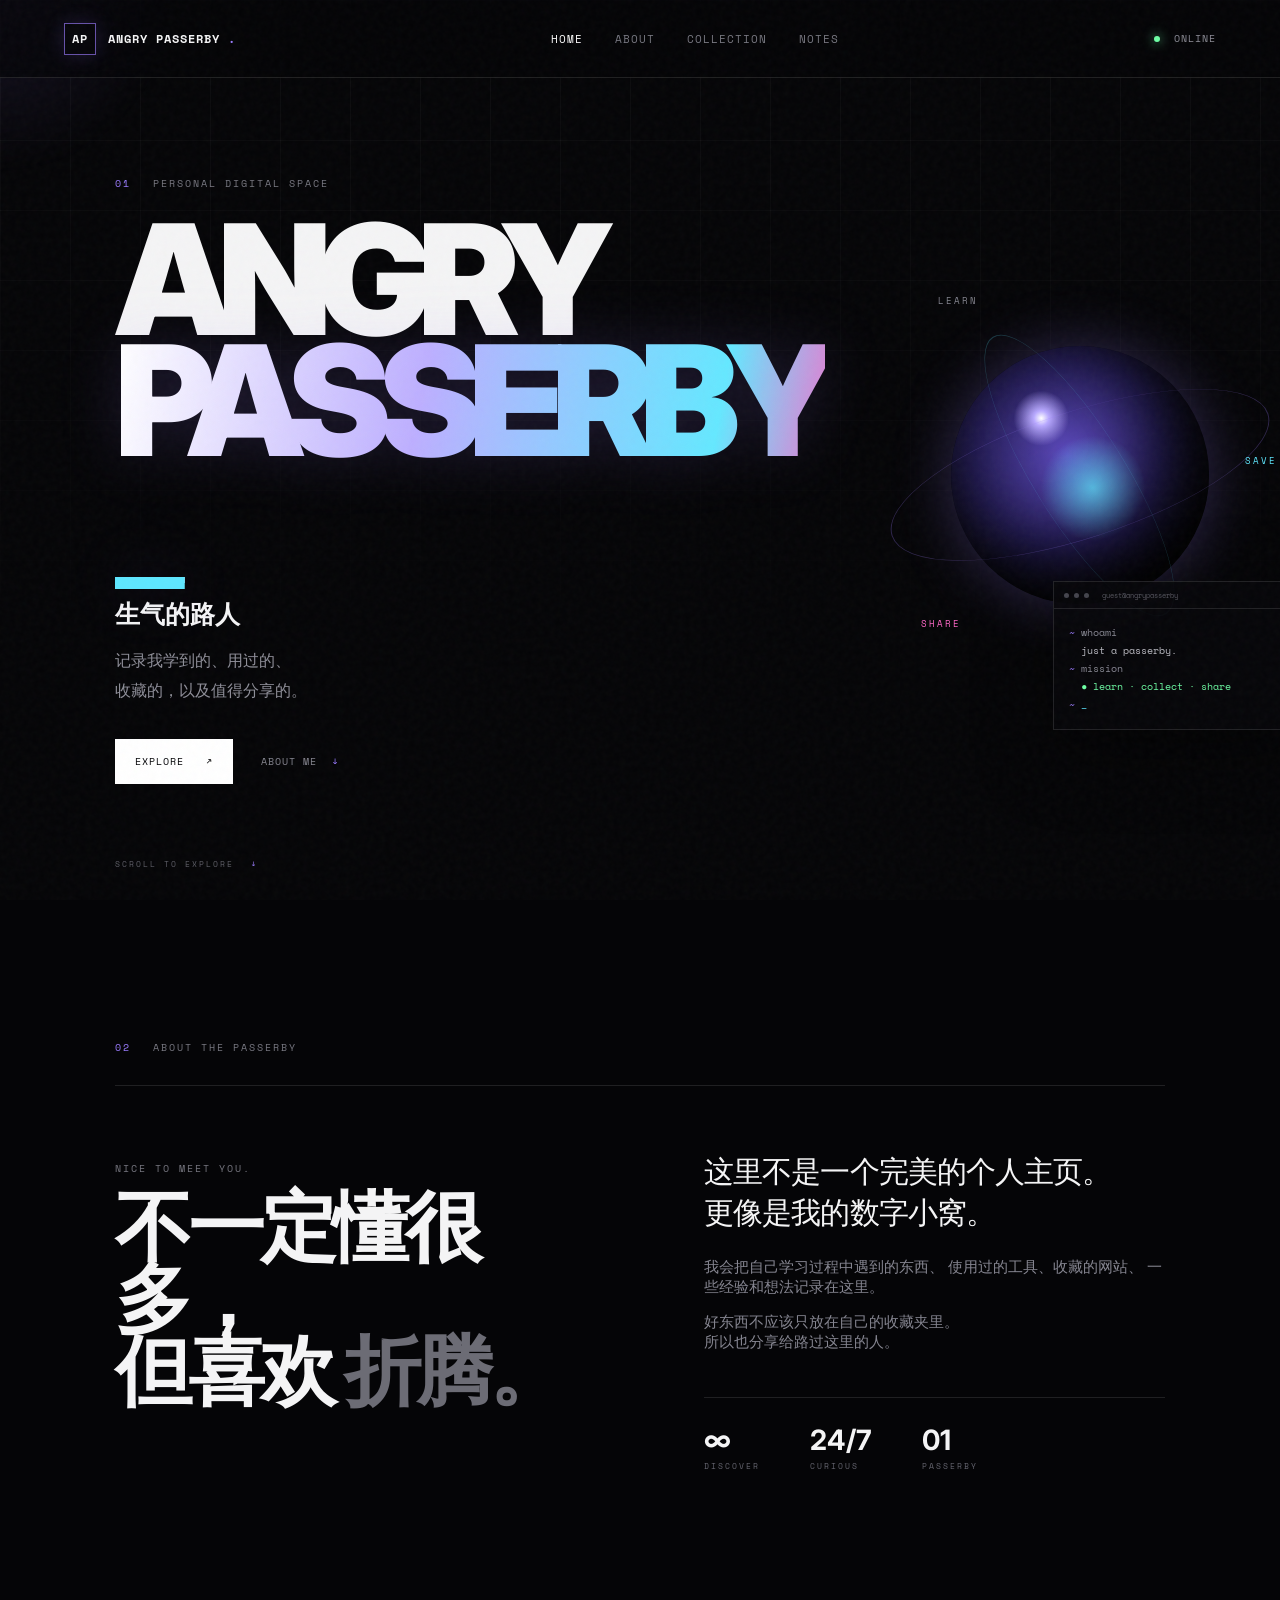
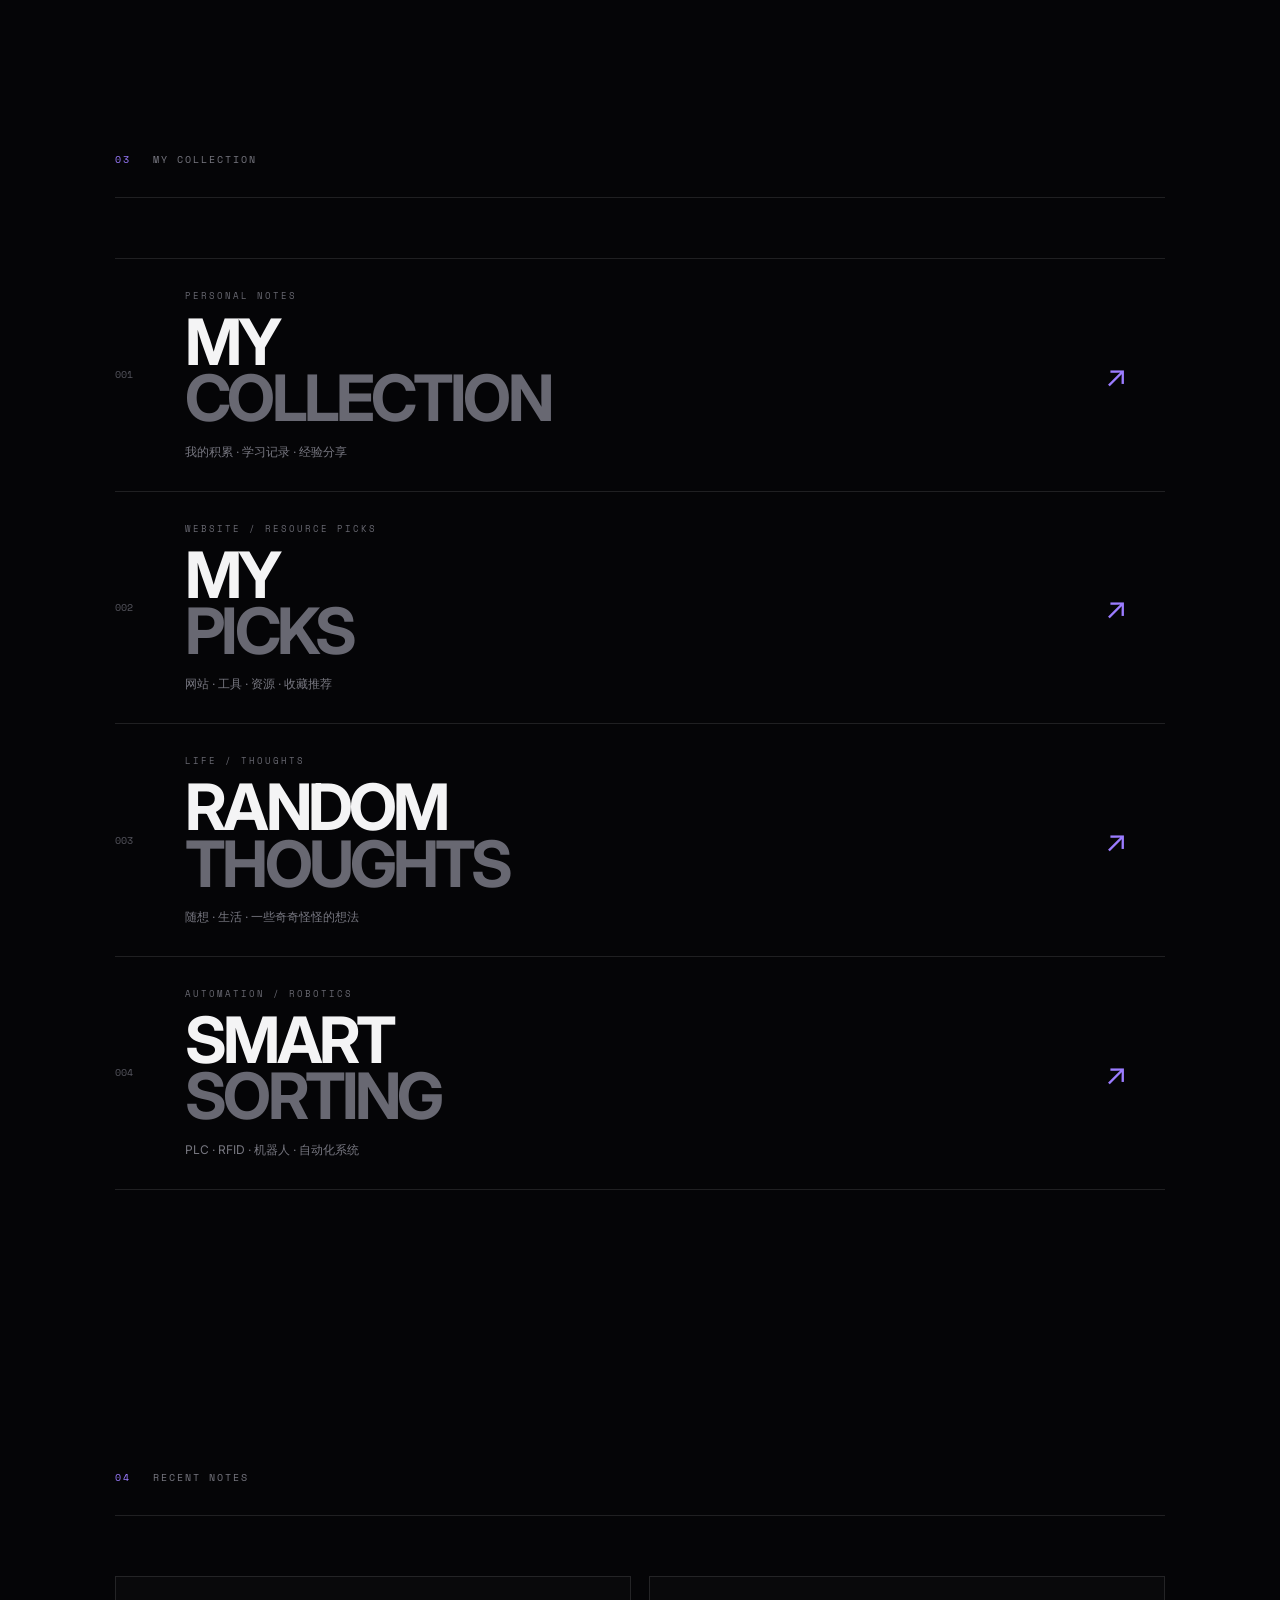
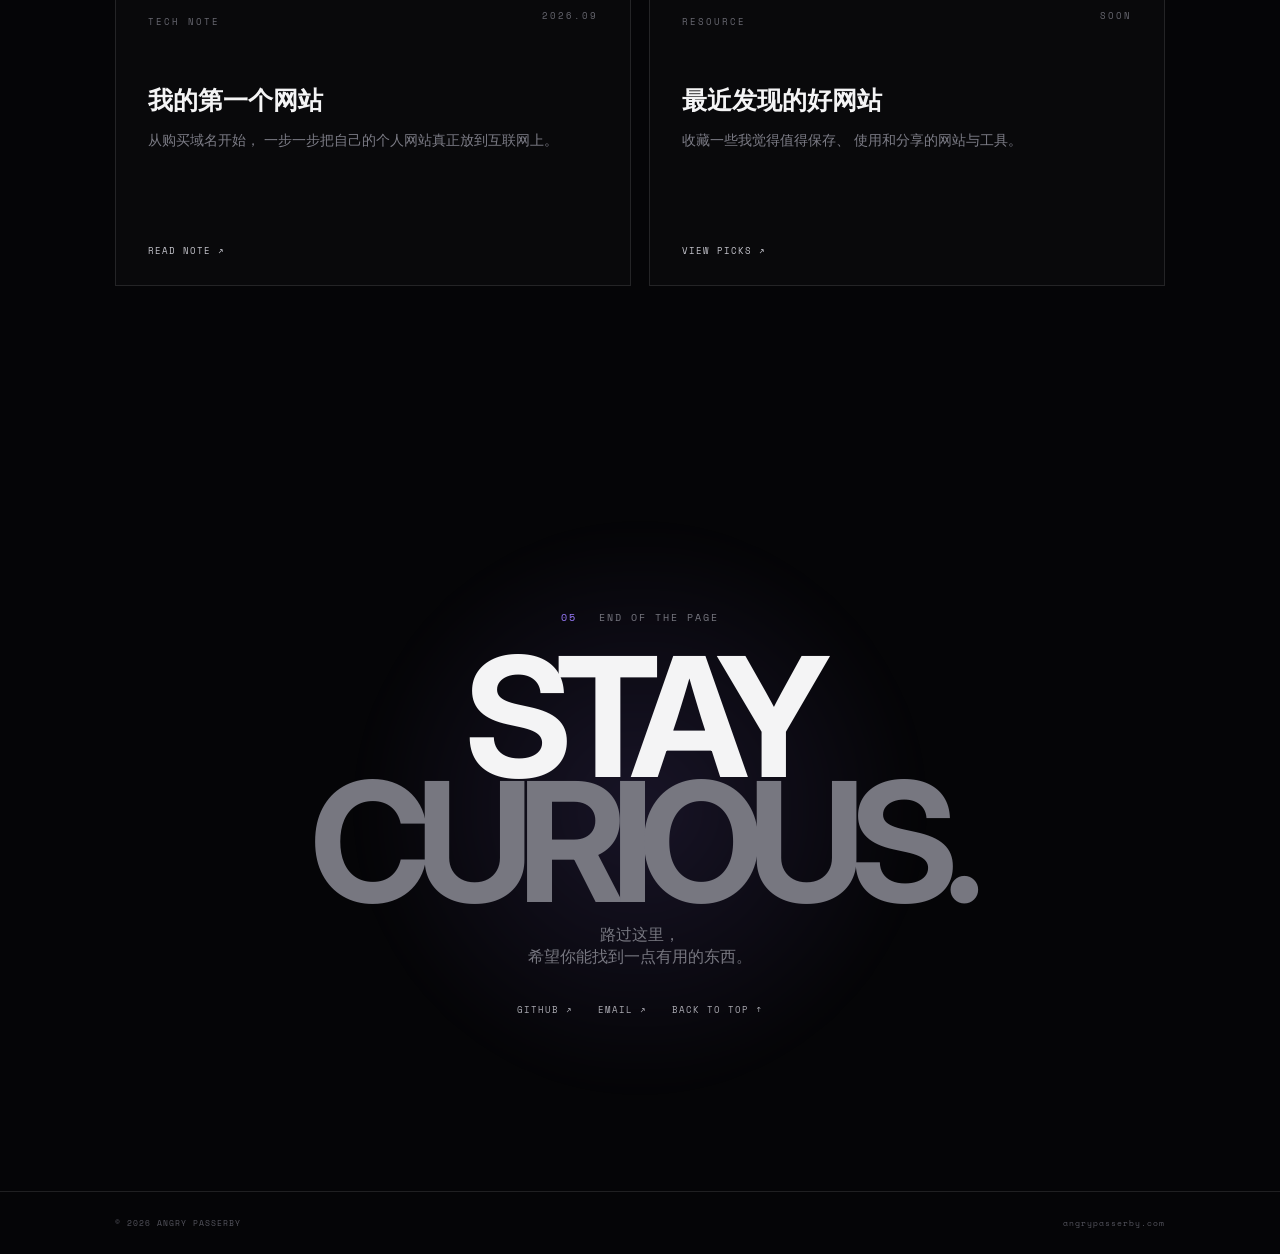
<file: index.html>
<!doctype html>
<html lang="zh-CN">

<head>

  <meta charset="UTF-8">

  <meta
    name="viewport"
    content="width=device-width, initial-scale=1.0"
  >

  <meta
    name="description"
    content="ANGRY PASSERBY · 生气的路人 — 个人积累、网站推荐、资源分享与随想"
  >

  <meta
    name="author"
    content="Angry Passerby"
  >

  <title>
    ANGRY PASSERBY · 生气的路人
  </title>


  <link
    rel="preconnect"
    href="https://fonts.googleapis.com"
  >

  <link
    rel="preconnect"
    href="https://fonts.gstatic.com"
    crossorigin
  >

  <link
    href="https://fonts.googleapis.com/css2?family=Inter:wght@400;500;600;700;800;900&family=Space+Mono:wght@400;700&display=swap"
    rel="stylesheet"
  >


  <link
    rel="stylesheet"
    href="style.css"
  >

</head>


<body>


  <div class="noise"></div>

  <div class="grid-bg"></div>

  <div class="cursor-glow"></div>



  <!-- HEADER -->

  <header class="site-header">

    <a
      class="brand"
      href="#home"
    >

      <span class="brand-mark">
        AP
      </span>

      <span class="brand-name">

        ANGRY PASSERBY

        <span class="dot">
          .
        </span>

      </span>

    </a>


    <nav class="nav">

      <a
        class="active"
        href="#home"
      >
        HOME
      </a>

      <a href="#about">
        ABOUT
      </a>

      <a href="#collection">
        COLLECTION
      </a>

      <a href="#notes">
        NOTES
      </a>

    </nav>


    <a
      class="header-status"
      href="#contact"
    >

      <span class="status-dot"></span>

      ONLINE

    </a>

  </header>



  <!-- MAIN -->

  <main id="home">


    <!-- HERO -->

    <section class="hero section-pad">


      <div class="hero-copy reveal">


        <p class="kicker">

          <span>
            01
          </span>

          PERSONAL DIGITAL SPACE

        </p>


        <h1>

          <span class="line">
            ANGRY
          </span>

          <span class="line accent">

            PASSERBY

            <span class="cursor">
              _
            </span>

          </span>

        </h1>


        <p class="hero-cn">
          生气的路人
        </p>


        <p class="hero-desc">

          记录我学到的、用过的、

          <br>

          收藏的，以及值得分享的。

        </p>


        <div class="hero-actions">


          <a
            class="btn btn-main"
            href="#collection"
          >

            EXPLORE

            <span>
              ↗
            </span>

          </a>


          <a
            class="text-link"
            href="#about"
          >

            ABOUT ME

            <span>
              ↓
            </span>

          </a>


        </div>


      </div>



      <div class="hero-side reveal delay-1">


        <div class="orb-wrap">

          <div class="orb"></div>

          <div class="orb-ring ring-a"></div>

          <div class="orb-ring ring-b"></div>


          <span class="orb-label label-a">
            LEARN
          </span>

          <span class="orb-label label-b">
            SAVE
          </span>

          <span class="orb-label label-c">
            SHARE
          </span>

        </div>


        <div class="mini-terminal">


          <div class="terminal-top">

            <span></span>

            <span></span>

            <span></span>

            <b>
              guest@angrypasserby
            </b>

          </div>


          <div class="terminal-body">


            <p>

              <i>
                ~
              </i>

              whoami

            </p>


            <p class="terminal-output">

              just a passerby.

            </p>


            <p>

              <i>
                ~
              </i>

              mission

            </p>


            <p class="terminal-output live">

              ● learn · collect · share

            </p>


            <p>

              <i>
                ~
              </i>

              <span class="blink">
                _
              </span>

            </p>


          </div>


        </div>


      </div>


      <div class="hero-scroll">

        SCROLL TO EXPLORE

        <span>
          ↓
        </span>

      </div>


    </section>



    <!-- ABOUT -->

    <section
      id="about"
      class="about section-pad"
    >


      <div class="section-label reveal">

        <span>
          02
        </span>

        ABOUT THE PASSERBY

      </div>


      <div class="about-grid">


        <div class="about-title reveal">

          <p class="eyebrow">

            NICE TO MEET YOU.

          </p>


          <h2>

            不一定懂很多，

            <br>

            但喜欢

            <em>
              折腾。
            </em>

          </h2>

        </div>


        <div class="about-text reveal delay-1">


          <p class="big-text">

            这里不是一个完美的个人主页。

            <br>

            更像是我的数字小窝。

          </p>


          <p>

            我会把自己学习过程中遇到的东西、
            使用过的工具、收藏的网站、
            一些经验和想法记录在这里。

          </p>


          <p>

            好东西不应该只放在自己的收藏夹里。

            <br>

            所以也分享给路过这里的人。

          </p>


          <div class="stats">


            <div>

              <strong>
                ∞
              </strong>

              <span>
                DISCOVER
              </span>

            </div>


            <div>

              <strong>
                24/7
              </strong>

              <span>
                CURIOUS
              </span>

            </div>


            <div>

              <strong>
                01
              </strong>

              <span>
                PASSERBY
              </span>

            </div>


          </div>


        </div>


      </div>


    </section>



    <!-- COLLECTION -->

    <section
      id="collection"
      class="projects section-pad"
    >


      <div class="section-label reveal">

        <span>
          03
        </span>

        MY COLLECTION

      </div>


      <div class="project-list">


        <!-- PERSONAL NOTES -->

        <a
          class="project-card reveal"
          href="posts/index.html"
        >


          <div class="project-no">
            001
          </div>


          <div class="project-main">


            <p>
              PERSONAL NOTES
            </p>


            <h3>

              MY

              <br>

              <span>
                COLLECTION
              </span>

            </h3>


            <span class="project-desc">

              我的积累 · 学习记录 · 经验分享

            </span>


          </div>


          <div class="project-arrow">
            ↗
          </div>


        </a>



        <!-- WEBSITE PICKS -->

        <a
          class="project-card reveal delay-1"
          href="posts/picks.html"
        >


          <div class="project-no">
            002
          </div>


          <div class="project-main">


            <p>
              WEBSITE / RESOURCE PICKS
            </p>


            <h3>

              MY

              <br>

              <span>
                PICKS
              </span>

            </h3>


            <span class="project-desc">

              网站 · 工具 · 资源 · 收藏推荐

            </span>


          </div>


          <div class="project-arrow">
            ↗
          </div>


        </a>



        <!-- THOUGHTS -->

        <a
          class="project-card reveal delay-2"
          href="posts/index.html"
        >


          <div class="project-no">
            003
          </div>


          <div class="project-main">


            <p>
              LIFE / THOUGHTS
            </p>


            <h3>

              RANDOM

              <br>

              <span>
                THOUGHTS
              </span>

            </h3>


            <span class="project-desc">

              随想 · 生活 · 一些奇奇怪怪的想法

            </span>


          </div>


          <div class="project-arrow">
            ↗
          </div>


        </a>



        <!-- SMART SORTING PROJECT -->

        <a
          class="project-card reveal"
          href="projects/smart-sorting.html"
        >


          <div class="project-no">
            004
          </div>


          <div class="project-main">


            <p>
              AUTOMATION / ROBOTICS
            </p>


            <h3>

              SMART

              <br>

              <span>
                SORTING
              </span>

            </h3>


            <span class="project-desc">

              PLC · RFID · 机器人 · 自动化系统

            </span>


          </div>


          <div class="project-arrow">
            ↗
          </div>


        </a>


      </div>


    </section>



    <!-- NOTES -->

    <section
      id="notes"
      class="notes section-pad"
    >


      <div class="section-label reveal">

        <span>
          04
        </span>

        RECENT NOTES

      </div>


      <div class="notes-grid">


        <article class="note-card reveal">


          <span class="note-type">
            TECH NOTE
          </span>


          <span class="note-date">
            2026.09
          </span>


          <h3>

            我的第一个网站

          </h3>


          <p>

            从购买域名开始，
            一步一步把自己的个人网站真正放到互联网上。

          </p>


          <a
            href="posts/my-first-site.html"
          >

            READ NOTE ↗

          </a>


        </article>



        <article class="note-card reveal delay-1">


          <span class="note-type">
            RESOURCE
          </span>


          <span class="note-date">
            SOON
          </span>


          <h3>

            最近发现的好网站

          </h3>


          <p>

            收藏一些我觉得值得保存、
            使用和分享的网站与工具。

          </p>


          <a href="posts/picks.html">

            VIEW PICKS ↗

          </a>


        </article>


      </div>


    </section>



    <!-- CONTACT -->

    <section
      id="contact"
      class="contact section-pad"
    >


      <div class="contact-inner reveal">


        <p class="kicker">

          <span>
            05
          </span>

          END OF THE PAGE

        </p>


        <h2>

          STAY

          <br>

          <span>
            CURIOUS.
          </span>

        </h2>


        <p>

          路过这里，

          <br>

          希望你能找到一点有用的东西。

        </p>


        <div class="contact-links">


          <a
            href="https://github.com/"
            target="_blank"
            rel="noopener"
          >

            GITHUB ↗

          </a>


          <a
            href="mailto:hello@angrypasserby.com"
          >

            EMAIL ↗

          </a>


          <a href="#home">

            BACK TO TOP ↑

          </a>


        </div>


      </div>


    </section>


  </main>



  <!-- FOOTER -->

  <footer>


    <span>

      © 2026 ANGRY PASSERBY

    </span>


    <span>

      angrypasserby.com

    </span>


  </footer>



  <script src="script.js"></script>

</body>

</html>
</file>
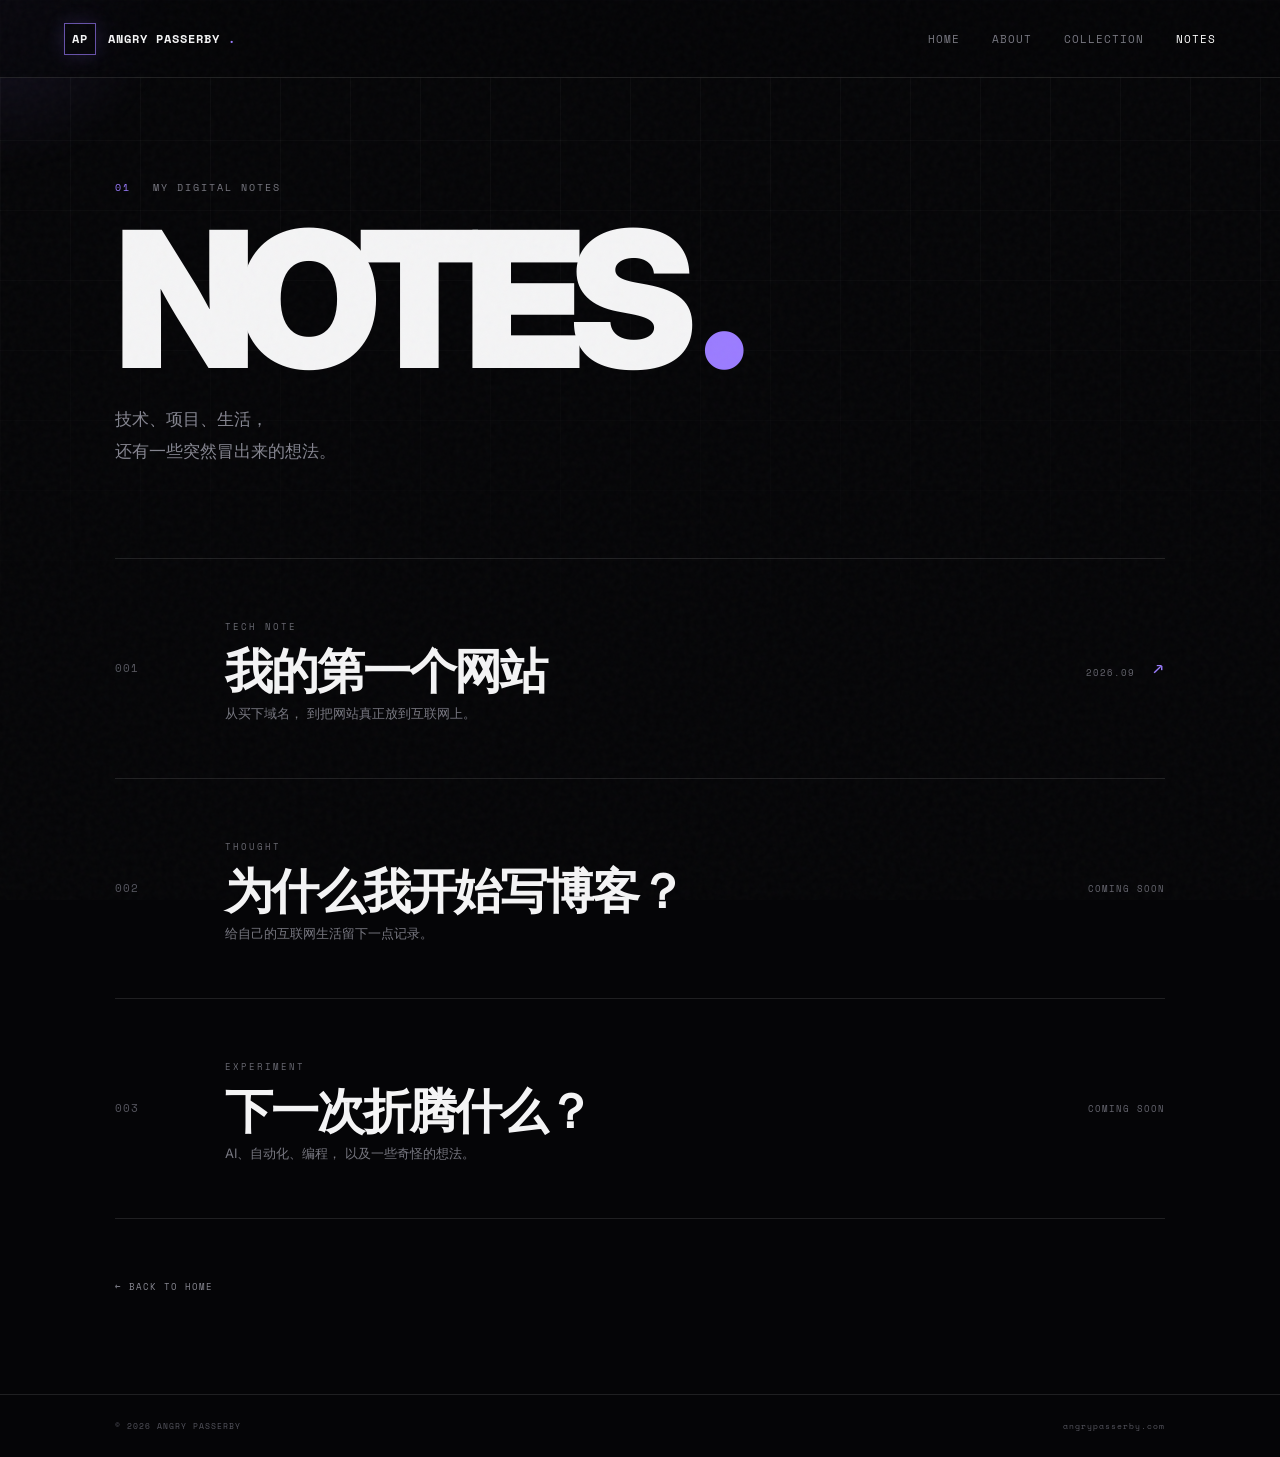
<file: posts/index.html>
<!doctype html>
<html lang="zh-CN">

<head>

  <meta charset="UTF-8">

  <meta
    name="viewport"
    content="width=device-width, initial-scale=1.0"
  >

  <meta
    name="description"
    content="Angry Passerby · 生气的路人 · 个人博客文章归档"
  >

  <meta
    name="author"
    content="Angry Passerby"
  >

  <title>NOTES · Angry Passerby</title>


  <!-- Google Fonts -->

  <link
    rel="preconnect"
    href="https://fonts.googleapis.com"
  >

  <link
    rel="preconnect"
    href="https://fonts.gstatic.com"
    crossorigin
  >

  <link
    href="https://fonts.googleapis.com/css2?family=Inter:wght@400;500;600;700;800;900&family=Space+Mono:wght@400;700&display=swap"
    rel="stylesheet"
  >


  <!-- Main CSS -->

  <link
    rel="stylesheet"
    href="../style.css"
  >


  <style>

    /* =====================================================
       NOTES PAGE
    ===================================================== */

    .notes-page {

      min-height: 100vh;

      padding:
        170px 9vw 100px;

    }


    /* Hero */

    .notes-hero {

      max-width: 1000px;

      padding-bottom: 90px;

    }


    .notes-hero h1 {

      margin:
        28px 0;

      font-size:
        clamp(
          80px,
          15vw,
          190px
        );

      line-height: .8;

      letter-spacing: -.09em;

      font-weight: 900;

    }


    .notes-hero h1 span {

      color:
        var(--purple);

    }


    .notes-hero > p:last-child {

      max-width: 600px;

      margin: 0;

      color:
        #858590;

      font-size: 17px;

      line-height: 1.9;

    }


    /* Archive */

    .archive {

      border-top:
        1px solid var(--line);

    }


    .archive-item {

      display: grid;

      grid-template-columns:
        80px 1fr 140px;

      align-items: center;

      gap: 30px;

      min-height: 220px;

      padding: 35px 0;

      border-bottom:
        1px solid var(--line);

      transition:
        .35s ease;

    }


    .archive-item:hover {

      padding-left: 22px;

      padding-right: 22px;

      background:
        rgba(
          155,
          124,
          255,
          .035
        );

    }


    /* Number */

    .archive-number {

      color:
        #55555e;

      font:
        11px "Space Mono",
        monospace;

      letter-spacing: 1px;

    }


    /* Article */

    .archive-info {

      min-width: 0;

    }


    .archive-type {

      color:
        #686871;

      font:
        9px "Space Mono",
        monospace;

      letter-spacing: 2px;

    }


    .archive-info h2 {

      margin:
        13px 0 10px;

      font-size:
        clamp(
          28px,
          4vw,
          48px
        );

      line-height: 1;

      letter-spacing:
        -.045em;

    }


    .archive-info p {

      margin: 0;

      color:
        #777780;

      font-size: 13px;

    }


    /* Date */

    .archive-date {

      text-align: right;

      color:
        #666670;

      font:
        9px "Space Mono",
        monospace;

      letter-spacing: 1px;

      white-space: nowrap;

    }


    .archive-date span {

      display: inline-block;

      margin-left: 10px;

      color:
        var(--purple);

      font-size: 20px;

      transition:
        .3s;

    }


    .archive-item:hover
    .archive-date span {

      transform:
        translate(
          5px,
          -5px
        );

    }


    /* Back */

    .back-home {

      margin-top: 55px;

    }


    .back-home a {

      color:
        #888892;

      font:
        9px "Space Mono",
        monospace;

      letter-spacing: 1px;

      transition:
        .2s;

    }


    .back-home a:hover {

      color:
        white;

    }


    /* =====================================================
       MOBILE
    ===================================================== */

    @media (max-width: 700px) {

      .notes-page {

        padding:
          130px 7vw 80px;

      }


      .notes-hero {

        padding-bottom: 60px;

      }


      .notes-hero h1 {

        font-size:
          25vw;

      }


      .archive-item {

        grid-template-columns:
          40px 1fr;

        gap: 15px;

        min-height: 190px;

        padding:
          25px 0;

      }


      .archive-date {

        grid-column: 2;

        text-align: left;

      }


      .archive-info h2 {

        font-size:
          8vw;

      }


      .archive-info p {

        font-size: 12px;

      }

    }

  </style>

</head>


<body>


  <!-- Background -->

  <div class="noise"></div>

  <div class="grid-bg"></div>

  <div class="cursor-glow"></div>



  <!-- =====================================================
       HEADER
  ====================================================== -->

  <header class="site-header">


    <a
      class="brand"
      href="../index.html"
    >

      <span class="brand-mark">
        AP
      </span>


      <span class="brand-name">

        ANGRY PASSERBY

        <span class="dot">
          .
        </span>

      </span>

    </a>



    <nav class="nav">


      <a
        href="../index.html"
      >
        HOME
      </a>


      <a
        href="../index.html#about"
      >
        ABOUT
      </a>


      <a
        href="../index.html#collection"
      >
        COLLECTION
      </a>


      <a
        href="#"
        class="active"
      >
        NOTES
      </a>


    </nav>


  </header>



  <!-- =====================================================
       MAIN
  ====================================================== -->

  <main class="notes-page">


    <!-- Hero -->

    <section class="notes-hero">


      <p class="kicker">

        <span>
          01
        </span>

        MY DIGITAL NOTES

      </p>


      <h1>

        NOTES

        <span>
          .
        </span>

      </h1>


      <p>

        技术、项目、生活，

        <br>

        还有一些突然冒出来的想法。

      </p>


    </section>



    <!-- =================================================
         ARTICLE ARCHIVE
    ================================================== -->

    <section class="archive">


      <!-- ===============================================
           ARTICLE 001
      ================================================ -->

      <a
        class="archive-item"
        href="my-first-site.html"
      >


        <div class="archive-number">

          001

        </div>


        <div class="archive-info">


          <span class="archive-type">

            TECH NOTE

          </span>


          <h2>

            我的第一个网站

          </h2>


          <p>

            从买下域名，
            到把网站真正放到互联网上。

          </p>


        </div>


        <div class="archive-date">

          2026.09

          <span>
            ↗
          </span>

        </div>


      </a>



      <!-- ===============================================
           ARTICLE 002
      ================================================ -->

      <div
        class="archive-item"
      >


        <div class="archive-number">

          002

        </div>


        <div class="archive-info">


          <span class="archive-type">

            THOUGHT

          </span>


          <h2>

            为什么我开始写博客？

          </h2>


          <p>

            给自己的互联网生活留下一点记录。

          </p>


        </div>


        <div class="archive-date">

          COMING SOON

        </div>


      </div>



      <!-- ===============================================
           ARTICLE 003
      ================================================ -->

      <div
        class="archive-item"
      >


        <div class="archive-number">

          003

        </div>


        <div class="archive-info">


          <span class="archive-type">

            EXPERIMENT

          </span>


          <h2>

            下一次折腾什么？

          </h2>


          <p>

            AI、自动化、编程，
            以及一些奇怪的想法。

          </p>


        </div>


        <div class="archive-date">

          COMING SOON

        </div>


      </div>


    </section>



    <!-- Back Home -->

    <div class="back-home">


      <a
        href="../index.html"
      >

        ← BACK TO HOME

      </a>


    </div>


  </main>



  <!-- =====================================================
       FOOTER
  ====================================================== -->

  <footer>


    <span>

      © 2026 ANGRY PASSERBY

    </span>


    <span>

      angrypasserby.com

    </span>


  </footer>



  <!-- JavaScript -->

  <script src="../script.js"></script>

</body>

</html>
</file>
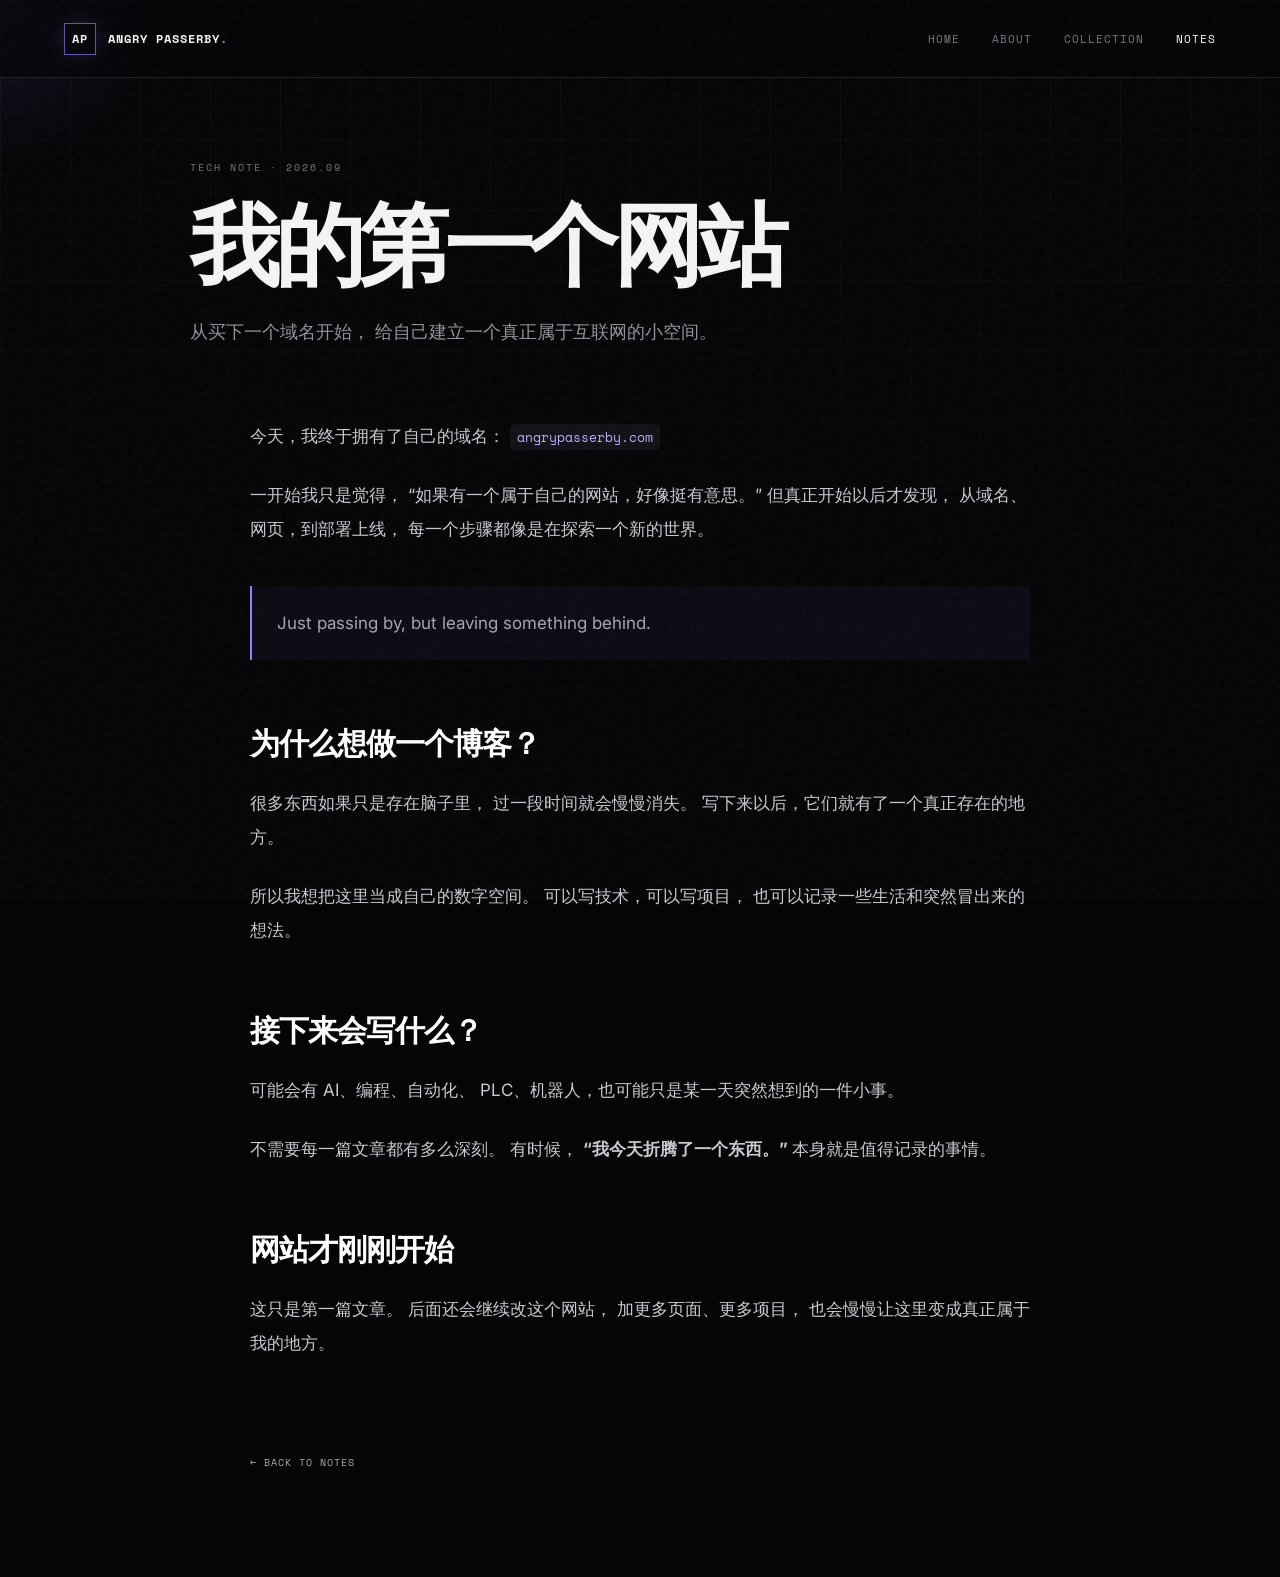
<file: posts/my-first-site.html>
<!doctype html>
<html lang="zh-CN">

<head>

  <meta charset="UTF-8">

  <meta
    name="viewport"
    content="width=device-width, initial-scale=1.0"
  >

  <title>我的第一个网站 · Angry Passerby</title>

  <meta
    name="description"
    content="记录我第一次拥有自己的网站。"
  >

  <link
    rel="preconnect"
    href="https://fonts.googleapis.com"
  >

  <link
    rel="preconnect"
    href="https://fonts.gstatic.com"
    crossorigin
  >

  <link
    href="https://fonts.googleapis.com/css2?family=Inter:wght@400;500;600;700;800;900&family=Space+Mono:wght@400;700&display=swap"
    rel="stylesheet"
  >

  <link
    rel="stylesheet"
    href="../style.css"
  >

  <style>

    .article-page {
      min-height: 100vh;
      padding:
        160px 9vw 100px;
    }

    .article-header {
      max-width: 900px;
      margin: 0 auto 70px;
    }

    .article-meta {
      font:
        10px "Space Mono",
        monospace;

      letter-spacing: 2px;

      color: #777780;

      margin-bottom: 25px;
    }

    .article-title {
      font-size:
        clamp(45px, 7vw, 90px);

      line-height: 1;

      letter-spacing: -0.06em;

      margin: 0 0 25px;
    }

    .article-intro {
      color: #92929b;

      font-size: 18px;

      line-height: 1.9;
    }

    .article-content {
      max-width: 780px;

      margin: 0 auto;

      color: #c9c9d0;

      font-size: 17px;

      line-height: 2;
    }

    .article-content h2 {
      margin-top: 65px;

      color: white;

      font-size: 30px;

      line-height: 1.2;

      letter-spacing: -1px;
    }

    .article-content p {
      margin: 25px 0;
    }

    .article-content blockquote {
      margin: 40px 0;

      padding: 20px 25px;

      border-left:
        2px solid #9b7cff;

      background:
        rgba(155, 124, 255, .05);

      color: #a7a7b0;
    }

    .article-content code {
      padding: 3px 7px;

      border-radius: 5px;

      background: #111118;

      color: #bdafff;

      font-family:
        "Space Mono",
        monospace;

      font-size: 13px;
    }

    .article-back {
      display: inline-block;

      margin-top: 70px;

      color: #aaaab2;

      font:
        10px "Space Mono",
        monospace;

      letter-spacing: 1px;
    }

    .article-back:hover {
      color: white;
    }

  </style>

</head>


<body>

  <div class="noise"></div>

  <div class="grid-bg"></div>

  <div class="cursor-glow"></div>


  <header class="site-header">

    <a
      class="brand"
      href="../index.html"
    >

      <span class="brand-mark">
        AP
      </span>

      <span class="brand-name">
        ANGRY PASSERBY<span class="dot">.</span>
      </span>

    </a>


    <nav class="nav">

      <a href="../index.html#home">
        HOME
      </a>

      <a href="../index.html#about">
        ABOUT
      </a>

      <a href="../index.html#collection">
        COLLECTION
      </a>

      <a
        href="../index.html#notes"
        class="active"
      >
        NOTES
      </a>

    </nav>

  </header>


  <main class="article-page">

    <header class="article-header">

      <div class="article-meta">

        TECH NOTE · 2026.09

      </div>


      <h1 class="article-title">

        我的第一个网站

      </h1>


      <p class="article-intro">

        从买下一个域名开始，
        给自己建立一个真正属于互联网的小空间。

      </p>

    </header>


    <article class="article-content">


      <p>

        今天，我终于拥有了自己的域名：

        <code>angrypasserby.com</code>

      </p>


      <p>

        一开始我只是觉得，
        “如果有一个属于自己的网站，好像挺有意思。”

        但真正开始以后才发现，
        从域名、网页，到部署上线，
        每一个步骤都像是在探索一个新的世界。

      </p>


      <blockquote>

        Just passing by, but leaving something behind.

      </blockquote>


      <h2>

        为什么想做一个博客？

      </h2>


      <p>

        很多东西如果只是存在脑子里，
        过一段时间就会慢慢消失。

        写下来以后，它们就有了一个真正存在的地方。

      </p>


      <p>

        所以我想把这里当成自己的数字空间。

        可以写技术，可以写项目，
        也可以记录一些生活和突然冒出来的想法。

      </p>


      <h2>

        接下来会写什么？

      </h2>


      <p>

        可能会有 AI、编程、自动化、
        PLC、机器人，也可能只是某一天突然想到的一件小事。

      </p>


      <p>

        不需要每一篇文章都有多么深刻。

        有时候，

        <strong>
          “我今天折腾了一个东西。”
        </strong>

        本身就是值得记录的事情。

      </p>


      <h2>

        网站才刚刚开始

      </h2>


      <p>

        这只是第一篇文章。

        后面还会继续改这个网站，
        加更多页面、更多项目，
        也会慢慢让这里变成真正属于我的地方。

      </p>


      <a
        class="article-back"
        href="../index.html#notes"
      >

        ← BACK TO NOTES

      </a>


    </article>

  </main>


  <script src="../script.js"></script>

</body>

</html>
</file>
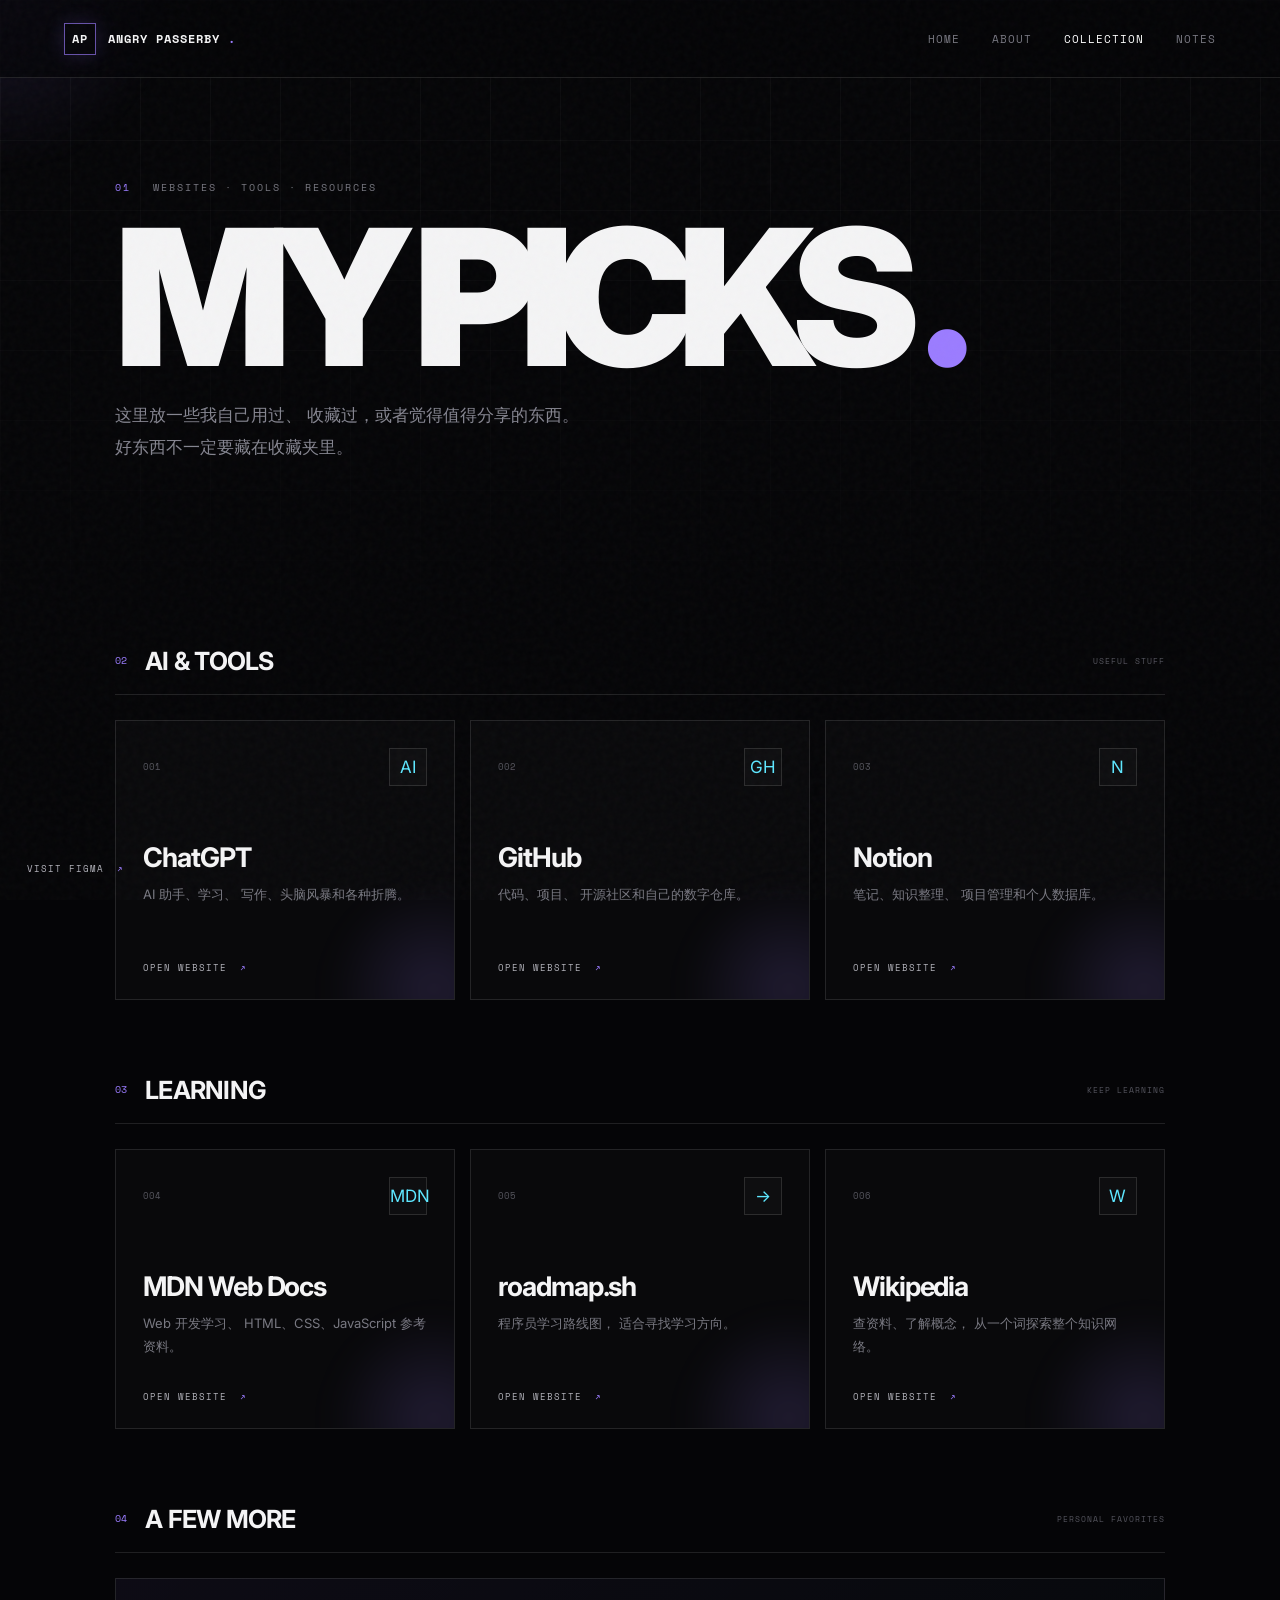
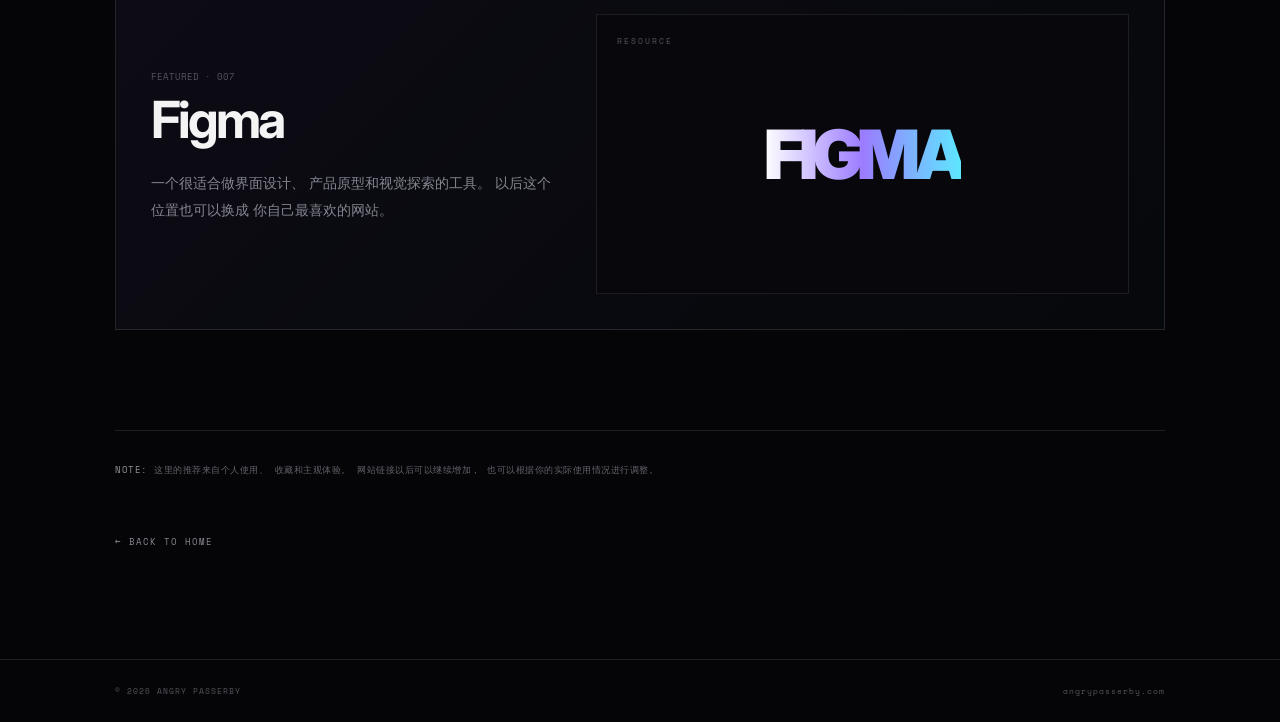
<file: posts/picks.html>
<!doctype html>
<html lang="zh-CN">

<head>

  <meta charset="UTF-8">

  <meta
    name="viewport"
    content="width=device-width, initial-scale=1.0"
  >

  <meta
    name="description"
    content="MY PICKS · 生气的路人 · 网站、工具与资源推荐"
  >

  <meta
    name="author"
    content="Angry Passerby"
  >

  <title>
    MY PICKS · Angry Passerby
  </title>


  <!-- Fonts -->

  <link
    rel="preconnect"
    href="https://fonts.googleapis.com"
  >

  <link
    rel="preconnect"
    href="https://fonts.gstatic.com"
    crossorigin
  >

  <link
    href="https://fonts.googleapis.com/css2?family=Inter:wght@400;500;600;700;800;900&family=Space+Mono:wght@400;700&display=swap"
    rel="stylesheet"
  >


  <!-- Main CSS -->

  <link
    rel="stylesheet"
    href="../style.css"
  >


  <style>

    /* =====================================================
       PICKS PAGE
    ===================================================== */

    .picks-page {

      min-height: 100vh;

      padding:
        170px 9vw 110px;

    }


    /* ==========================================
       HERO
    ========================================== */

    .picks-hero {

      max-width: 1000px;

      padding-bottom: 90px;

    }


    .picks-hero h1 {

      margin:
        28px 0;

      font-size:
        clamp(
          80px,
          15vw,
          190px
        );

      line-height: .78;

      letter-spacing:
        -.09em;

      font-weight:
        900;

    }


    .picks-hero h1 span {

      color:
        var(--purple);

    }


    .picks-hero > p:last-child {

      max-width:
        680px;

      color:
        #858590;

      font-size:
        17px;

      line-height:
        1.9;

    }


    /* ==========================================
       CATEGORY
    ========================================== */

    .pick-category {

      margin-top:
        75px;

    }


    .category-title {

      display:
        flex;

      align-items:
        center;

      gap:
        18px;

      margin-bottom:
        25px;

      padding-bottom:
        18px;

      border-bottom:
        1px solid var(--line);

    }


    .category-number {

      color:
        var(--purple);

      font:
        10px "Space Mono",
        monospace;

    }


    .category-title h2 {

      margin:
        0;

      font-size:
        25px;

      letter-spacing:
        -.03em;

    }


    .category-title span {

      margin-left:
        auto;

      color:
        #55555e;

      font:
        8px "Space Mono",
        monospace;

      letter-spacing:
        1px;

    }


    /* ==========================================
       PICK CARDS
    ========================================== */

    .pick-grid {

      display:
        grid;

      grid-template-columns:
        repeat(3, 1fr);

      gap:
        15px;

    }


    .pick-card {

      min-height:
        280px;

      padding:
        27px;

      border:
        1px solid var(--line);

      background:
        rgba(
          255,
          255,
          255,
          .018
        );

      position:
        relative;

      overflow:
        hidden;

      transition:
        .35s ease;

    }


    .pick-card::before {

      content:
        "";

      position:
        absolute;

      width:
        220px;

      height:
        220px;

      right:
        -90px;

      bottom:
        -100px;

      border-radius:
        50%;

      background:
        radial-gradient(
          circle,
          rgba(
            155,
            124,
            255,
            .16
          ),
          transparent 68%
        );

      filter:
        blur(15px);

      transition:
        .35s;

    }


    .pick-card:hover {

      transform:
        translateY(-8px);

      border-color:
        rgba(
          155,
          124,
          255,
          .42
        );

    }


    .pick-card:hover::before {

      transform:
        scale(1.35);

    }


    .pick-top {

      display:
        flex;

      justify-content:
        space-between;

      align-items:
        center;

    }


    .pick-index {

      color:
        #55555e;

      font:
        9px "Space Mono",
        monospace;

    }


    .pick-icon {

      width:
        38px;

      height:
        38px;

      display:
        grid;

      place-items:
        center;

      border:
        1px solid rgba(
          255,
          255,
          255,
          .12
        );

      color:
        var(--cyan);

      font-size:
        17px;

      background:
        rgba(
          255,
          255,
          255,
          .02
        );

    }


    .pick-card h3 {

      margin:
        55px 0 9px;

      font-size:
        27px;

      letter-spacing:
        -.04em;

    }


    .pick-card p {

      margin:
        0;

      color:
        #797982;

      font-size:
        13px;

      line-height:
        1.8;

    }


    .pick-link {

      position:
        absolute;

      left:
        27px;

      bottom:
        25px;

      color:
        #b2b2ba;

      font:
        9px "Space Mono",
        monospace;

      letter-spacing:
        1px;

    }


    .pick-link span {

      color:
        var(--purple);

      margin-left:
        6px;

    }


    /* ==========================================
       SPECIAL RESOURCE CARD
    ========================================== */

    .featured-pick {

      display:
        grid;

      grid-template-columns:
        1fr 1.3fr;

      gap:
        35px;

      padding:
        35px;

      margin-top:
        20px;

      border:
        1px solid var(--line);

      background:
        linear-gradient(
          135deg,
          rgba(
            155,
            124,
            255,
            .06
          ),
          rgba(
            94,
            231,
            255,
            .02
          )
        );

    }


    .featured-pick h3 {

      margin:
        12px 0;

      font-size:
        clamp(
          30px,
          4vw,
          55px
        );

      line-height:
        .95;

      letter-spacing:
        -.06em;

    }


    .featured-pick p {

      color:
        #858590;

      font-size:
        14px;

      line-height:
        1.9;

    }


    .featured-info {

      display:
        flex;

      flex-direction:
        column;

      justify-content:
        center;

    }


    .featured-preview {

      min-height:
        280px;

      display:
        grid;

      place-items:
        center;

      position:
        relative;

      overflow:
        hidden;

      border:
        1px solid rgba(
          255,
          255,
          255,
          .09
        );

      background:
        #08080c;

    }


    .featured-preview::before {

      content:
        "RESOURCE";

      position:
        absolute;

      top:
        20px;

      left:
        20px;

      color:
        #55555e;

      font:
        8px "Space Mono",
        monospace;

      letter-spacing:
        2px;

    }


    .featured-logo {

      font-size:
        68px;

      font-weight:
        900;

      letter-spacing:
        -.08em;

      background:
        linear-gradient(
          90deg,
          white,
          var(--purple),
          var(--cyan)
        );

      -webkit-background-clip:
        text;

      background-clip:
        text;

      color:
        transparent;

    }


    /* ==========================================
       FOOTNOTE
    ========================================== */

    .picks-note {

      margin-top:
        100px;

      padding-top:
        30px;

      border-top:
        1px solid var(--line);

      color:
        #62626c;

      font:
        9px/2 "Space Mono",
        monospace;

      letter-spacing:
        .5px;

    }


    .picks-note strong {

      color:
        #94949d;

      font-weight:
        400;

    }


    /* ==========================================
       MOBILE
    ========================================== */

    @media (max-width: 800px) {

      .picks-page {

        padding:
          130px 7vw 80px;

      }


      .picks-hero {

        padding-bottom:
          55px;

      }


      .picks-hero h1 {

        font-size:
          25vw;

      }


      .pick-grid {

        grid-template-columns:
          1fr;

      }


      .featured-pick {

        grid-template-columns:
          1fr;

        padding:
          24px;

      }


      .featured-preview {

        min-height:
          220px;

      }

    }

  </style>

</head>


<body>


  <!-- Background -->

  <div class="noise"></div>

  <div class="grid-bg"></div>

  <div class="cursor-glow"></div>



  <!-- =====================================================
       HEADER
  ===================================================== -->

  <header class="site-header">


    <a
      class="brand"
      href="../index.html"
    >

      <span class="brand-mark">
        AP
      </span>


      <span class="brand-name">

        ANGRY PASSERBY

        <span class="dot">
          .
        </span>

      </span>

    </a>



    <nav class="nav">


      <a
        href="../index.html"
      >
        HOME
      </a>


      <a
        href="../index.html#about"
      >
        ABOUT
      </a>


      <a
        href="../index.html#collection"
        class="active"
      >
        COLLECTION
      </a>


      <a
        href="../index.html#notes"
      >
        NOTES
      </a>


    </nav>


  </header>



  <!-- =====================================================
       MAIN
  ===================================================== -->

  <main class="picks-page">


    <!-- Hero -->

    <section class="picks-hero">


      <p class="kicker">

        <span>
          01
        </span>

        WEBSITES · TOOLS · RESOURCES

      </p>


      <h1>

        MY PICKS

        <span>
          .
        </span>

      </h1>


      <p>

        这里放一些我自己用过、
        收藏过，或者觉得值得分享的东西。

        <br>

        好东西不一定要藏在收藏夹里。

      </p>


    </section>



    <!-- =================================================
         AI / TOOLS
    ================================================== -->

    <section class="pick-category">


      <div class="category-title">


        <div class="category-number">
          02
        </div>


        <h2>
          AI & TOOLS
        </h2>


        <span>
          USEFUL STUFF
        </span>


      </div>


      <div class="pick-grid">


        <!-- ChatGPT -->

        <a
          class="pick-card"
          href="https://chatgpt.com/"
          target="_blank"
          rel="noopener"
        >


          <div class="pick-top">

            <span class="pick-index">
              001
            </span>

            <span class="pick-icon">
              AI
            </span>

          </div>


          <h3>
            ChatGPT
          </h3>


          <p>

            AI 助手、学习、
            写作、头脑风暴和各种折腾。

          </p>


          <span class="pick-link">

            OPEN WEBSITE

            <span>
              ↗
            </span>

          </span>


        </a>



        <!-- GitHub -->

        <a
          class="pick-card"
          href="https://github.com/"
          target="_blank"
          rel="noopener"
        >


          <div class="pick-top">

            <span class="pick-index">
              002
            </span>

            <span class="pick-icon">
              GH
            </span>

          </div>


          <h3>
            GitHub
          </h3>


          <p>

            代码、项目、
            开源社区和自己的数字仓库。

          </p>


          <span class="pick-link">

            OPEN WEBSITE

            <span>
              ↗
            </span>

          </span>


        </a>



        <!-- Notion -->

        <a
          class="pick-card"
          href="https://www.notion.so/"
          target="_blank"
          rel="noopener"
        >


          <div class="pick-top">

            <span class="pick-index">
              003
            </span>

            <span class="pick-icon">
              N
            </span>

          </div>


          <h3>
            Notion
          </h3>


          <p>

            笔记、知识整理、
            项目管理和个人数据库。

          </p>


          <span class="pick-link">

            OPEN WEBSITE

            <span>
              ↗
            </span>

          </span>


        </a>


      </div>


    </section>



    <!-- =================================================
         LEARNING
    ================================================== -->

    <section class="pick-category">


      <div class="category-title">


        <div class="category-number">
          03
        </div>


        <h2>
          LEARNING
        </h2>


        <span>
          KEEP LEARNING
        </span>


      </div>


      <div class="pick-grid">


        <!-- MDN -->

        <a
          class="pick-card"
          href="https://developer.mozilla.org/"
          target="_blank"
          rel="noopener"
        >


          <div class="pick-top">

            <span class="pick-index">
              004
            </span>

            <span class="pick-icon">
              MDN
            </span>

          </div>


          <h3>
            MDN Web Docs
          </h3>


          <p>

            Web 开发学习、
            HTML、CSS、JavaScript 参考资料。

          </p>


          <span class="pick-link">

            OPEN WEBSITE

            <span>
              ↗
            </span>

          </span>


        </a>



        <!-- Roadmap -->

        <a
          class="pick-card"
          href="https://roadmap.sh/"
          target="_blank"
          rel="noopener"
        >


          <div class="pick-top">

            <span class="pick-index">
              005
            </span>

            <span class="pick-icon">
              →
            </span>

          </div>


          <h3>
            roadmap.sh
          </h3>


          <p>

            程序员学习路线图，
            适合寻找学习方向。

          </p>


          <span class="pick-link">

            OPEN WEBSITE

            <span>
              ↗
            </span>

          </span>


        </a>



        <!-- Wikipedia -->

        <a
          class="pick-card"
          href="https://www.wikipedia.org/"
          target="_blank"
          rel="noopener"
        >


          <div class="pick-top">

            <span class="pick-index">
              006
            </span>

            <span class="pick-icon">
              W
            </span>

          </div>


          <h3>
            Wikipedia
          </h3>


          <p>

            查资料、了解概念，
            从一个词探索整个知识网络。

          </p>


          <span class="pick-link">

            OPEN WEBSITE

            <span>
              ↗
            </span>

          </span>


        </a>


      </div>


    </section>



    <!-- =================================================
         FEATURED
    ================================================== -->

    <section class="pick-category">


      <div class="category-title">


        <div class="category-number">
          04
        </div>


        <h2>
          A FEW MORE
        </h2>


        <span>
          PERSONAL FAVORITES
        </span>


      </div>



      <a
        class="featured-pick"
        href="https://www.figma.com/"
        target="_blank"
        rel="noopener"
      >


        <div class="featured-info">


          <div class="pick-index">
            FEATURED · 007
          </div>


          <h3>
            Figma
          </h3>


          <p>

            一个很适合做界面设计、
            产品原型和视觉探索的工具。

            以后这个位置也可以换成
            你自己最喜欢的网站。

          </p>


          <span class="pick-link">

            VISIT FIGMA

            <span>
              ↗
            </span>

          </span>


        </div>



        <div class="featured-preview">

          <div class="featured-logo">
            FIGMA
          </div>

        </div>


      </a>


    </section>



    <!-- NOTE -->

    <div class="picks-note">

      <strong>
        NOTE:
      </strong>

      这里的推荐来自个人使用、
      收藏和主观体验。

      网站链接以后可以继续增加，
      也可以根据你的实际使用情况进行调整。


    </div>



    <!-- Back -->

    <div class="back-home">

      <a
        href="../index.html"
      >

        ← BACK TO HOME

      </a>

    </div>


  </main>



  <!-- Footer -->

  <footer>


    <span>

      © 2026 ANGRY PASSERBY

    </span>


    <span>

      angrypasserby.com

    </span>


  </footer>



  <script src="../script.js"></script>

</body>

</html>
</file>
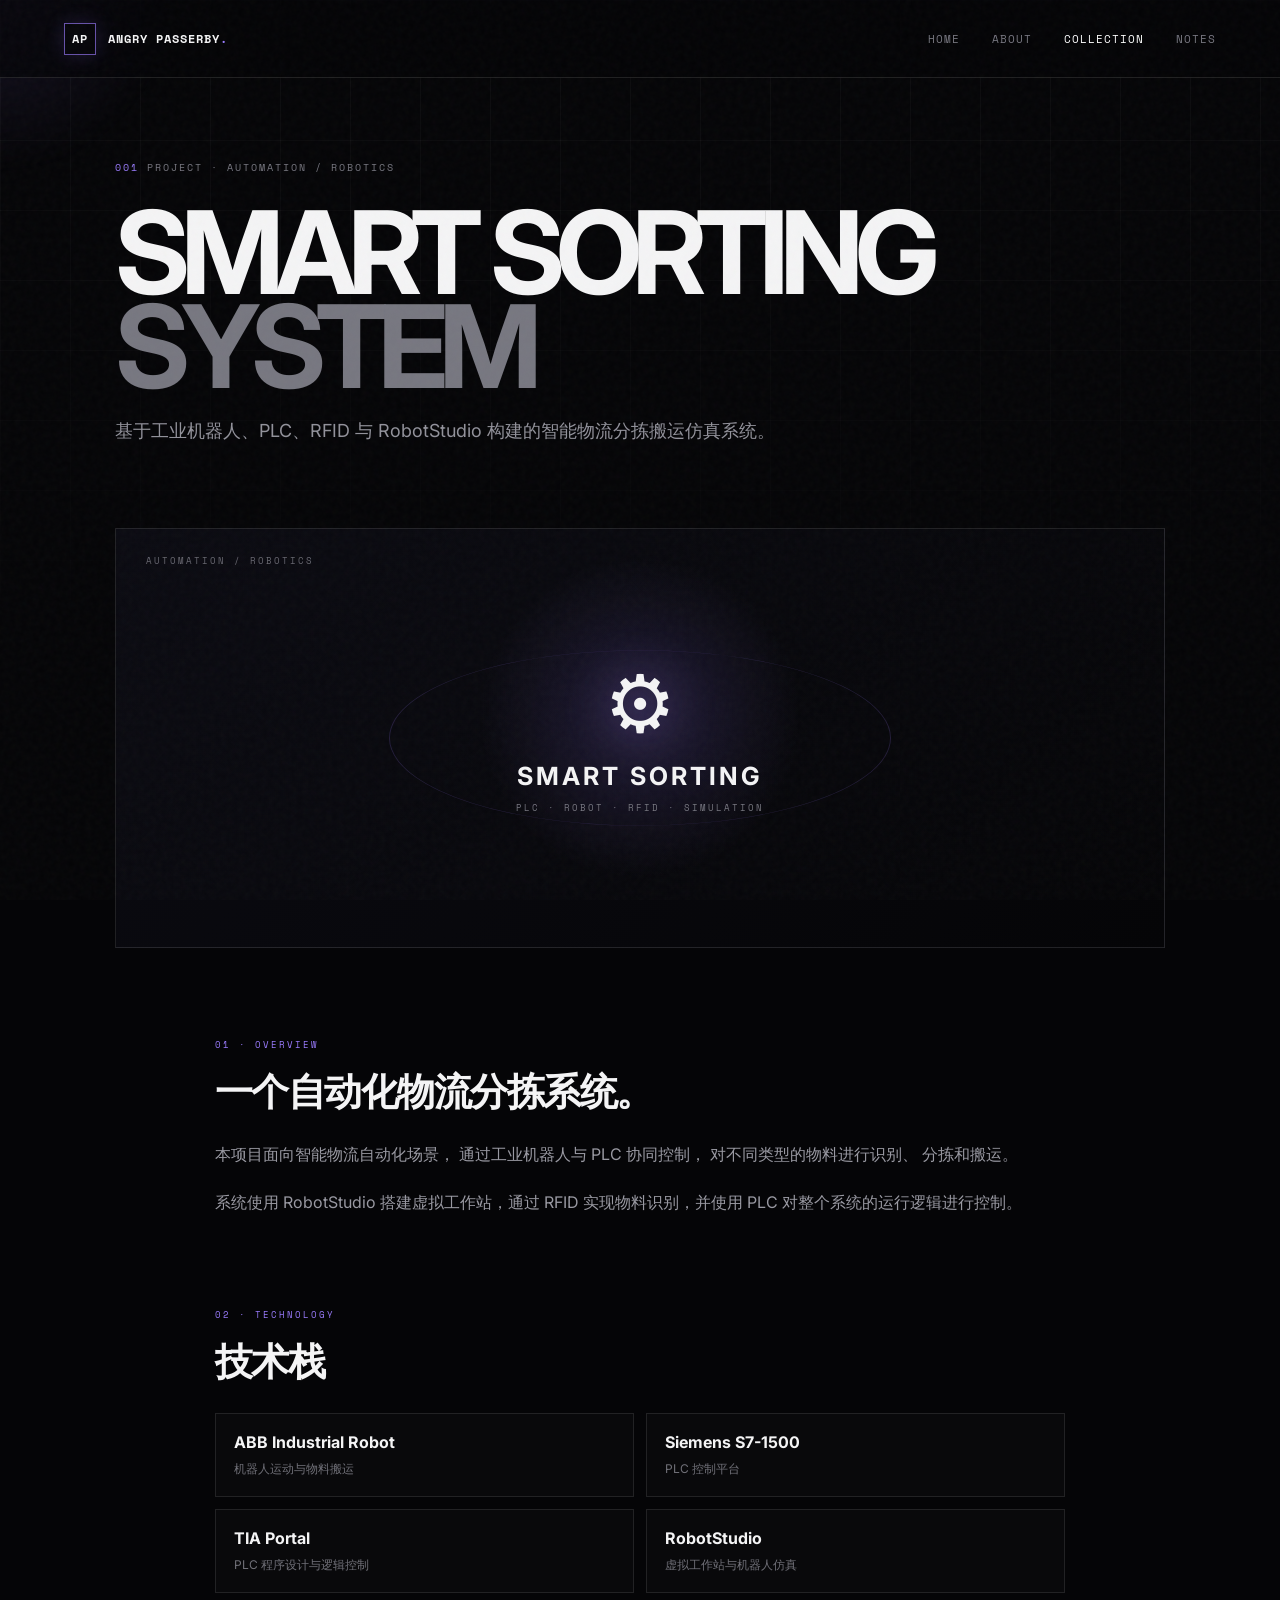
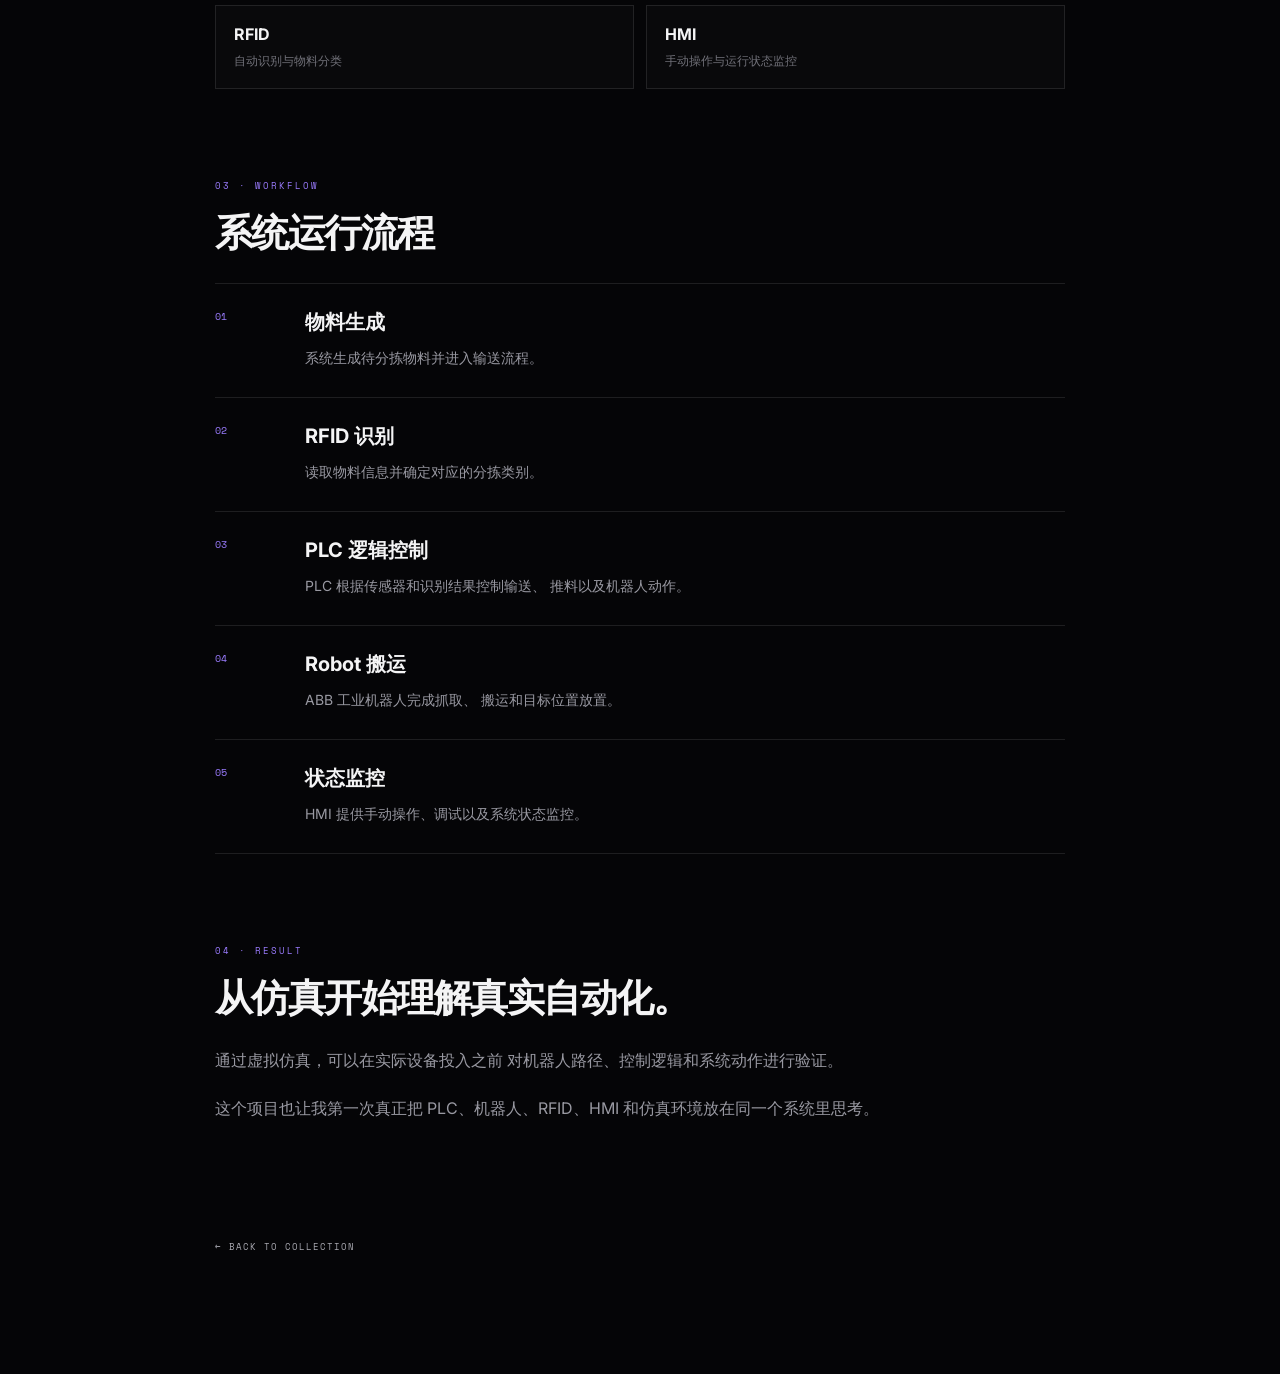
<file: projects/smart-sorting.html>
<!doctype html>
<html lang="zh-CN">

<head>

  <meta charset="UTF-8">

  <meta
    name="viewport"
    content="width=device-width, initial-scale=1.0"
  >

  <meta
    name="description"
    content="Smart Sorting System · Angry Passerby"
  >

  <title>Smart Sorting System · Angry Passerby</title>

  <link
    rel="preconnect"
    href="https://fonts.googleapis.com"
  >

  <link
    rel="preconnect"
    href="https://fonts.googleapis.com"
    crossorigin
  >

  <link
    href="https://fonts.googleapis.com/css2?family=Inter:wght@400;500;600;700;800;900&family=Space+Mono:wght@400;700&display=swap"
    rel="stylesheet"
  >

  <link
    rel="stylesheet"
    href="../style.css"
  >

  <style>

    .project-page {
      min-height: 100vh;
      padding: 160px 9vw 120px;
    }


    .project-header {
      max-width: 1100px;
      margin: 0 auto;
    }


    .project-meta {
      font:
        10px "Space Mono",
        monospace;

      letter-spacing: 2px;

      color: #777780;
    }


    .project-meta span {
      color: #9b7cff;
    }


    .project-title {
      margin: 30px 0 20px;

      font-size:
        clamp(55px, 9vw, 125px);

      line-height: .82;

      letter-spacing: -.08em;
    }


    .project-title span {
      color: #777780;
    }


    .project-lead {
      max-width: 700px;

      color: #92929b;

      font-size: 18px;

      line-height: 1.9;
    }


    .project-cover {
      margin: 80px auto;

      max-width: 1100px;

      min-height: 420px;

      display: flex;

      align-items: center;

      justify-content: center;

      position: relative;

      overflow: hidden;

      border:
        1px solid rgba(255,255,255,.11);

      background:
        radial-gradient(
          circle at 50% 45%,
          rgba(155,124,255,.18),
          transparent 28%
        ),
        linear-gradient(
          135deg,
          #0b0b12,
          #050507
        );
    }


    .project-cover::before {
      content: "";

      position: absolute;

      width: 500px;
      height: 500px;

      border-radius: 50%;

      border:
        1px solid rgba(155,124,255,.18);

      transform:
        scaleY(.35)
        rotate(-15deg);
    }


    .project-cover::after {
      content: "AUTOMATION / ROBOTICS";

      position: absolute;

      top: 25px;
      left: 30px;

      font:
        9px "Space Mono",
        monospace;

      letter-spacing: 2px;

      color: #686871;
    }


    .cover-center {
      position: relative;

      text-align: center;

      z-index: 1;
    }


    .cover-icon {
      font-size: 80px;

      filter:
        drop-shadow(
          0 0 25px rgba(155,124,255,.4)
        );
    }


    .cover-center h2 {
      margin: 10px 0;

      font-size: 25px;

      letter-spacing: 3px;
    }


    .cover-center p {
      color: #777780;

      font:
        9px "Space Mono",
        monospace;

      letter-spacing: 2px;
    }


    .project-content {
      max-width: 850px;

      margin: 0 auto;
    }


    .project-section {
      margin-top: 90px;
    }


    .project-section-label {
      margin-bottom: 20px;

      color: #9b7cff;

      font:
        9px "Space Mono",
        monospace;

      letter-spacing: 2px;
    }


    .project-section h2 {
      margin: 0 0 25px;

      font-size: 38px;

      line-height: 1.1;

      letter-spacing: -.04em;
    }


    .project-section p {
      color: #9999a2;

      font-size: 16px;

      line-height: 2;
    }


    .tech-grid {
      display: grid;

      grid-template-columns:
        repeat(2, 1fr);

      gap: 12px;

      margin-top: 30px;
    }


    .tech-item {
      padding: 18px;

      border:
        1px solid rgba(255,255,255,.1);

      background:
        rgba(255,255,255,.02);
    }


    .tech-item strong {
      display: block;

      font-size: 16px;

      margin-bottom: 5px;
    }


    .tech-item span {
      color: #707078;

      font-size: 12px;
    }


    .process {
      margin-top: 30px;

      border-top:
        1px solid rgba(255,255,255,.1);
    }


    .process-item {
      display: grid;

      grid-template-columns: 70px 1fr;

      gap: 20px;

      padding: 25px 0;

      border-bottom:
        1px solid rgba(255,255,255,.1);
    }


    .process-number {
      color: #9b7cff;

      font:
        10px "Space Mono",
        monospace;
    }


    .process-item h3 {
      margin: 0 0 8px;

      font-size: 20px;
    }


    .process-item p {
      margin: 0;

      font-size: 14px;
    }


    .project-back {
      display: inline-block;

      margin-top: 100px;

      color: #aaaab2;

      font:
        9px "Space Mono",
        monospace;

      letter-spacing: 1px;
    }


    .project-back:hover {
      color: white;
    }


    @media (max-width: 700px) {

      .project-page {
        padding:
          125px 7vw 80px;
      }


      .project-title {
        font-size: 21vw;
      }


      .project-cover {
        min-height: 300px;

        margin: 55px auto;
      }


      .tech-grid {
        grid-template-columns: 1fr;
      }


      .process-item {
        grid-template-columns:
          40px 1fr;
      }

    }

  </style>

</head>


<body>

  <div class="noise"></div>

  <div class="grid-bg"></div>

  <div class="cursor-glow"></div>


  <!-- Header -->

  <header class="site-header">

    <a
      class="brand"
      href="../index.html"
    >

      <span class="brand-mark">
        AP
      </span>

      <span class="brand-name">
        ANGRY PASSERBY<span class="dot">.</span>
      </span>

    </a>


    <nav class="nav">

      <a href="../index.html">
        HOME
      </a>

      <a href="../index.html#about">
        ABOUT
      </a>

      <a
        href="../index.html#collection"
        class="active"
      >
        COLLECTION
      </a>

      <a href="../index.html#notes">
        NOTES
      </a>

    </nav>

  </header>



  <main class="project-page">


    <!-- Header -->

    <header class="project-header">

      <div class="project-meta">

        <span>001</span>

        PROJECT · AUTOMATION / ROBOTICS

      </div>


      <h1 class="project-title">

        SMART SORTING

        <br>

        <span>SYSTEM</span>

      </h1>


      <p class="project-lead">

        基于工业机器人、PLC、RFID 与 RobotStudio
        构建的智能物流分拣搬运仿真系统。

      </p>

    </header>



    <!-- Cover -->

    <div class="project-cover">

      <div class="cover-center">

        <div class="cover-icon">
          ⚙
        </div>

        <h2>
          SMART SORTING
        </h2>

        <p>
          PLC · ROBOT · RFID · SIMULATION
        </p>

      </div>

    </div>



    <!-- Content -->

    <article class="project-content">


      <!-- Overview -->

      <section class="project-section">

        <div class="project-section-label">
          01 · OVERVIEW
        </div>

        <h2>
          一个自动化物流分拣系统。
        </h2>

        <p>

          本项目面向智能物流自动化场景，
          通过工业机器人与 PLC 协同控制，
          对不同类型的物料进行识别、
          分拣和搬运。

        </p>

        <p>

          系统使用 RobotStudio
          搭建虚拟工作站，通过 RFID
          实现物料识别，并使用 PLC
          对整个系统的运行逻辑进行控制。

        </p>

      </section>



      <!-- Technology -->

      <section class="project-section">

        <div class="project-section-label">
          02 · TECHNOLOGY
        </div>

        <h2>
          技术栈
        </h2>


        <div class="tech-grid">


          <div class="tech-item">

            <strong>
              ABB Industrial Robot
            </strong>

            <span>
              机器人运动与物料搬运
            </span>

          </div>


          <div class="tech-item">

            <strong>
              Siemens S7-1500
            </strong>

            <span>
              PLC 控制平台
            </span>

          </div>


          <div class="tech-item">

            <strong>
              TIA Portal
            </strong>

            <span>
              PLC 程序设计与逻辑控制
            </span>

          </div>


          <div class="tech-item">

            <strong>
              RobotStudio
            </strong>

            <span>
              虚拟工作站与机器人仿真
            </span>

          </div>


          <div class="tech-item">

            <strong>
              RFID
            </strong>

            <span>
              自动识别与物料分类
            </span>

          </div>


          <div class="tech-item">

            <strong>
              HMI
            </strong>

            <span>
              手动操作与运行状态监控
            </span>

          </div>

        </div>

      </section>



      <!-- Process -->

      <section class="project-section">

        <div class="project-section-label">
          03 · WORKFLOW
        </div>

        <h2>
          系统运行流程
        </h2>


        <div class="process">


          <div class="process-item">

            <div class="process-number">
              01
            </div>

            <div>

              <h3>
                物料生成
              </h3>

              <p>
                系统生成待分拣物料并进入输送流程。
              </p>

            </div>

          </div>



          <div class="process-item">

            <div class="process-number">
              02
            </div>

            <div>

              <h3>
                RFID 识别
              </h3>

              <p>
                读取物料信息并确定对应的分拣类别。
              </p>

            </div>

          </div>



          <div class="process-item">

            <div class="process-number">
              03
            </div>

            <div>

              <h3>
                PLC 逻辑控制
              </h3>

              <p>
                PLC 根据传感器和识别结果控制输送、
                推料以及机器人动作。
              </p>

            </div>

          </div>



          <div class="process-item">

            <div class="process-number">
              04
            </div>

            <div>

              <h3>
                Robot 搬运
              </h3>

              <p>
                ABB 工业机器人完成抓取、
                搬运和目标位置放置。
              </p>

            </div>

          </div>



          <div class="process-item">

            <div class="process-number">
              05
            </div>

            <div>

              <h3>
                状态监控
              </h3>

              <p>
                HMI 提供手动操作、调试以及系统状态监控。
              </p>

            </div>

          </div>


        </div>

      </section>



      <!-- Result -->

      <section class="project-section">

        <div class="project-section-label">
          04 · RESULT
        </div>

        <h2>
          从仿真开始理解真实自动化。
        </h2>

        <p>

          通过虚拟仿真，可以在实际设备投入之前
          对机器人路径、控制逻辑和系统动作进行验证。

        </p>

        <p>

          这个项目也让我第一次真正把
          PLC、机器人、RFID、HMI
          和仿真环境放在同一个系统里思考。

        </p>

      </section>



      <a
        class="project-back"
        href="../index.html#collection"
      >

        ← BACK TO COLLECTION

      </a>

    </article>

  </main>



  <script src="../script.js"></script>

</body>

</html>
</file>
<file: style.css>
/* =====================================================
   ANGRY PASSERBY
   Personal Brand Website v2
===================================================== */

* {
  box-sizing: border-box;
}

:root {
  --bg: #050507;
  --panel: #0b0b10;
  --text: #f4f4f5;
  --muted: #858590;
  --line: rgba(255, 255, 255, 0.11);

  --purple: #9b7cff;
  --cyan: #5ee7ff;
  --pink: #ff67c8;
}

html {
  scroll-behavior: smooth;
}

body {
  margin: 0;
  background: var(--bg);
  color: var(--text);

  font-family:
    "Inter",
    system-ui,
    -apple-system,
    BlinkMacSystemFont,
    "Segoe UI",
    sans-serif;

  overflow-x: hidden;
}

a {
  color: inherit;
  text-decoration: none;
}


/* =====================================================
   BACKGROUND
===================================================== */

.noise,
.grid-bg,
.cursor-glow {
  position: fixed;
  pointer-events: none;
}


/* Noise */

.noise {
  inset: 0;

  z-index: 20;

  opacity: 0.035;

  background-image:
    url("data:image/svg+xml,%3Csvg viewBox='0 0 180 180' xmlns='http://www.w3.org/2000/svg'%3E%3Cfilter id='n'%3E%3CfeTurbulence type='fractalNoise' baseFrequency='.85' numOctaves='4' stitchTiles='stitch'/%3E%3C/filter%3E%3Crect width='100%25' height='100%25' filter='url(%23n)' opacity='.9'/%3E%3C/svg%3E");
}


/* Grid */

.grid-bg {
  inset: 0;

  z-index: -3;

  background-image:
    linear-gradient(
      rgba(255, 255, 255, 0.035) 1px,
      transparent 1px
    ),
    linear-gradient(
      90deg,
      rgba(255, 255, 255, 0.035) 1px,
      transparent 1px
    );

  background-size: 70px 70px;

  mask-image:
    linear-gradient(
      to bottom,
      black,
      transparent 80%
    );
}


/* Mouse glow */

.cursor-glow {
  width: 360px;
  height: 360px;

  border-radius: 50%;

  z-index: -1;

  transform: translate(-50%, -50%);

  background:
    radial-gradient(
      circle,
      rgba(155, 124, 255, 0.11),
      transparent 68%
    );

  filter: blur(5px);
}


/* =====================================================
   HEADER
===================================================== */

.site-header {
  position: fixed;

  top: 0;
  left: 0;

  width: 100%;
  height: 78px;

  padding: 0 5vw;

  display: flex;
  align-items: center;
  justify-content: space-between;

  border-bottom: 1px solid var(--line);

  background: rgba(5, 5, 7, 0.72);

  backdrop-filter: blur(18px);

  z-index: 15;
}


/* Brand */

.brand {
  display: flex;

  align-items: center;

  gap: 12px;

  font-family: "Space Mono", monospace;

  font-size: 12px;

  font-weight: 700;

  letter-spacing: 1px;
}


.brand-mark {
  display: grid;

  place-items: center;

  width: 32px;
  height: 32px;

  border: 1px solid rgba(155, 124, 255, 0.65);

  box-shadow:
    0 0 20px rgba(155, 124, 255, 0.18);
}


.dot {
  color: var(--purple);
}


/* Navigation */

.nav {
  display: flex;

  gap: 32px;

  font:
    11px "Space Mono",
    monospace;

  letter-spacing: 1px;
}


.nav a {
  color: #777780;

  transition: 0.25s ease;
}


.nav a:hover,
.nav a.active {
  color: white;
}


/* Status */

.header-status {
  font:
    10px "Space Mono",
    monospace;

  letter-spacing: 1px;

  color: #8f8f98;
}


.status-dot {
  display: inline-block;

  width: 6px;
  height: 6px;

  margin-right: 7px;

  border-radius: 50%;

  background: #6effa5;

  box-shadow:
    0 0 12px #6effa5;
}


/* =====================================================
   COMMON
===================================================== */

.section-pad {
  padding-left: 9vw;
  padding-right: 9vw;
}


.kicker,
.section-label,
.eyebrow {
  font:
    10px "Space Mono",
    monospace;

  letter-spacing: 2px;

  color: #777780;
}


.kicker span,
.section-label span {
  color: var(--purple);

  margin-right: 14px;
}


/* =====================================================
   HERO
===================================================== */

.hero {
  min-height: 100vh;

  padding-top: 150px;
  padding-bottom: 100px;

  display: grid;

  grid-template-columns:
    1.25fr 0.75fr;

  align-items: center;

  gap: 40px;

  position: relative;
}


.hero h1 {
  margin: 28px 0 15px;

  font-size:
    clamp(
      72px,
      12vw,
      185px
    );

  line-height: 0.79;

  letter-spacing: -0.09em;

  font-weight: 900;
}


.hero h1 .line {
  display: block;
}


.hero h1 .accent {
  background:
    linear-gradient(
      100deg,
      #ffffff 0%,
      #bdafff 42%,
      #65e8ff 82%,
      #ff67c8 100%
    );

  -webkit-background-clip: text;

  background-clip: text;

  color: transparent;

  filter:
    drop-shadow(
      0 0 30px rgba(155, 124, 255, 0.16)
    );
}


.cursor {
  display: inline-block;

  color: var(--cyan);

  font-weight: 400;

  animation:
    blink 0.8s infinite;
}


@keyframes blink {

  50% {
    opacity: 0;
  }

}


.hero-cn {
  margin: 0;

  font-size: 25px;

  font-weight: 700;
}


.hero-desc {
  margin-top: 14px;

  color: #8e8e98;

  font-size: 16px;

  line-height: 1.9;
}


.hero-desc strong {
  color: #c7c7cf;

  font-weight: 500;
}


/* Buttons */

.hero-actions {
  display: flex;

  align-items: center;

  gap: 28px;

  margin-top: 34px;
}


.btn {
  display: inline-flex;

  align-items: center;

  gap: 22px;

  padding:
    14px 19px;

  font:
    10px "Space Mono",
    monospace;

  letter-spacing: 1px;

  border:
    1px solid var(--line);
}


.btn-main {
  background: white;

  color: #050507;

  border-color: white;

  transition: 0.25s;
}


.btn-main:hover {
  transform: translateY(-3px);

  box-shadow:
    0 12px 40px rgba(255, 255, 255, 0.13);
}


.text-link {
  color: #858590;

  font:
    10px "Space Mono",
    monospace;

  letter-spacing: 1px;
}


.text-link span {
  color: var(--purple);

  margin-left: 8px;
}


/* Hero Right */

.hero-side {
  position: relative;

  min-height: 510px;

  display: grid;

  place-items: center;
}


/* =====================================================
   ORB
===================================================== */

.orb-wrap {
  position: relative;

  width: min(430px, 70vw);

  aspect-ratio: 1;
}


.orb {
  position: absolute;

  inset: 20%;

  border-radius: 50%;

  background:
    radial-gradient(
      circle at 35% 28%,
      white 0,
      #b8a9ff 3%,
      transparent 11%
    ),
    radial-gradient(
      circle at 55% 55%,
      rgba(94, 231, 255, 0.75),
      transparent 26%
    ),
    radial-gradient(
      circle at 45% 42%,
      #5b48bd,
      #211a50 45%,
      #07070b 72%
    );

  box-shadow:
    0 0 60px rgba(155, 124, 255, 0.28),
    inset -30px -30px 70px rgba(0, 0, 0, 0.8);

  animation:
    float 6s ease-in-out infinite;
}


@keyframes float {

  50% {
    transform:
      translateY(-13px)
      rotate(3deg);
  }

}


.orb-ring {
  position: absolute;

  inset: 4%;

  border:
    1px solid rgba(155, 124, 255, 0.27);

  border-radius: 50%;

  transform:
    rotate(-18deg)
    scaleY(0.32);
}


.ring-b {
  inset: 12%;

  border-color:
    rgba(94, 231, 255, 0.22);

  transform:
    rotate(58deg)
    scaleY(0.28);
}


.orb-label {
  position: absolute;

  font:
    9px "Space Mono",
    monospace;

  letter-spacing: 2px;

  color: #858590;
}


.label-a {
  top: 8%;
  left: 17%;
}


.label-b {
  right: 4%;
  top: 45%;

  color: var(--cyan);
}


.label-c {
  left: 13%;
  bottom: 14%;

  color: var(--pink);
}


/* =====================================================
   TERMINAL
===================================================== */

.mini-terminal {
  position: absolute;

  right: -2%;
  bottom: 0;

  width: 250px;

  background:
    rgba(7, 7, 10, 0.9);

  border:
    1px solid var(--line);

  box-shadow:
    0 20px 70px rgba(0, 0, 0, 0.5);
}


.terminal-top {
  height: 27px;

  display: flex;

  align-items: center;

  gap: 5px;

  padding: 0 10px;

  border-bottom:
    1px solid var(--line);

  color: #55555e;

  font:
    7px "Space Mono",
    monospace;
}


.terminal-top span {
  width: 5px;
  height: 5px;

  border-radius: 50%;

  background: #44444d;
}


.terminal-top b {
  margin-left: 8px;

  font-weight: 400;
}


.terminal-body {
  padding: 15px;

  font:
    10px/1.8 "Space Mono",
    monospace;

  color: #888893;
}


.terminal-body p {
  margin: 0;
}


.terminal-body i {
  color: var(--purple);

  font-style: normal;
}


.terminal-output {
  padding-left: 12px;

  color: #bdbdc5;
}


.terminal-output.live {
  color: #6effa5;
}


.blink {
  color: var(--cyan);

  animation:
    blink 0.8s infinite;
}


/* =====================================================
   HERO SCROLL
===================================================== */

.hero-scroll {
  position: absolute;

  bottom: 30px;
  left: 9vw;

  font:
    8px "Space Mono",
    monospace;

  letter-spacing: 2px;

  color: #5e5e67;
}


.hero-scroll span {
  margin-left: 10px;

  color: var(--purple);
}


/* =====================================================
   SECTIONS
===================================================== */

.about,
.projects,
.notes {
  padding-top: 140px;

  padding-bottom: 140px;
}


.section-label {
  padding-bottom: 30px;

  border-bottom:
    1px solid var(--line);
}


/* =====================================================
   ABOUT
===================================================== */

.about-grid {
  display: grid;

  grid-template-columns:
    1fr 1fr;

  gap: 10vw;

  padding-top: 65px;
}


.about-title h2 {
  margin: 15px 0 0;

  font-size:
    clamp(
      42px,
      6vw,
      85px
    );

  line-height: 0.94;

  letter-spacing: -0.06em;
}


.about-title em {
  color: #6c6c75;

  font-style: normal;
}


.big-text {
  margin:
    0 0 25px;

  font-size: 30px;

  line-height: 1.35;

  letter-spacing: -0.03em;
}


.about-text > p:not(.big-text) {
  max-width: 570px;

  color: #858590;

  font-size: 15px;
}


/* Stats */

.stats {
  display: flex;

  gap: 50px;

  margin-top: 45px;

  padding-top: 25px;

  border-top:
    1px solid var(--line);
}


.stats div {
  display: flex;

  flex-direction: column;
}


.stats strong {
  font-size: 28px;
}


.stats span {
  margin-top: 3px;

  color: #666670;

  font:
    8px "Space Mono",
    monospace;

  letter-spacing: 2px;
}


/* =====================================================
   PROJECTS
===================================================== */

.project-list {
  margin-top: 60px;
}


.project-card {
  display: grid;

  grid-template-columns:
    70px 1fr 60px;

  align-items: center;

  min-height: 230px;

  padding: 30px 0;

  border-bottom:
    1px solid var(--line);

  transition:
    0.35s;
}


.project-card:first-child {
  border-top:
    1px solid var(--line);
}


.project-card:hover {
  padding-left: 20px;

  padding-right: 20px;

  background:
    rgba(155, 124, 255, 0.035);
}


.project-no {
  color: #55555e;

  font:
    10px "Space Mono",
    monospace;
}


.project-main p,
.note-type,
.note-date {
  margin: 0 0 12px;

  color: #686871;

  font:
    9px "Space Mono",
    monospace;

  letter-spacing: 2px;
}


.project-main h3 {
  margin: 0;

  font-size:
    clamp(
      35px,
      5vw,
      70px
    );

  line-height: 0.88;

  letter-spacing: -0.06em;
}


.project-main h3 span {
  color: #686872;
}


.project-desc {
  display: block;

  margin-top: 17px;

  color: #777780;

  font-size: 12px;
}


.project-arrow {
  font-size: 30px;

  color: var(--purple);

  transition:
    0.3s;
}


.project-card:hover
.project-arrow {
  transform:
    translate(
      5px,
      -5px
    );
}


/* =====================================================
   NOTES
===================================================== */

.notes-grid {
  display: grid;

  grid-template-columns:
    repeat(2, 1fr);

  gap: 18px;

  margin-top: 60px;
}


.note-card {
  min-height: 310px;

  padding: 32px;

  border:
    1px solid var(--line);

  background:
    rgba(255, 255, 255, 0.018);

  position: relative;

  transition:
    0.3s;
}


.note-card:hover {
  transform:
    translateY(-7px);

  border-color:
    rgba(155, 124, 255, 0.4);
}


.note-date {
  float: right;
}


.note-card h3 {
  clear: both;

  margin:
    55px 0 14px;

  font-size: 25px;
}


.note-card p {
  max-width: 560px;

  color: #7c7c86;

  font-size: 14px;
}


.note-card a {
  position: absolute;

  left: 32px;

  bottom: 28px;

  color: #c4c4cc;

  font:
    9px "Space Mono",
    monospace;

  letter-spacing: 1px;
}


/* =====================================================
   CONTACT
===================================================== */

.contact {
  min-height: 85vh;

  display: flex;

  align-items: center;

  justify-content: center;

  text-align: center;

  position: relative;

  overflow: hidden;
}


.contact::before {
  content: "";

  position: absolute;

  width: 600px;
  height: 600px;

  border-radius: 50%;

  background:
    radial-gradient(
      circle,
      rgba(155, 124, 255, 0.13),
      transparent 67%
    );

  filter: blur(15px);
}


.contact-inner {
  position: relative;
}


.contact h2 {
  margin:
    30px 0 20px;

  font-size:
    clamp(
      75px,
      13vw,
      180px
    );

  line-height: 0.75;

  letter-spacing: -0.09em;
}


.contact h2 span {
  color: #777780;
}


.contact-inner > p:not(.kicker) {
  color: #777780;
}


.contact-links {
  display: flex;

  justify-content: center;

  flex-wrap: wrap;

  gap: 25px;

  margin-top: 35px;

  font:
    9px "Space Mono",
    monospace;

  letter-spacing: 1px;
}


.contact-links a {
  color: #aaaab2;

  transition:
    0.2s;
}


.contact-links a:hover {
  color: white;
}


/* =====================================================
   FOOTER
===================================================== */

footer {
  display: flex;

  justify-content: space-between;

  gap: 20px;

  padding:
    25px 9vw;

  border-top:
    1px solid var(--line);

  color: #55555e;

  font:
    8px "Space Mono",
    monospace;

  letter-spacing: 1px;
}


/* =====================================================
   REVEAL ANIMATION
===================================================== */

.reveal {
  transition:
    opacity 0.8s ease,
    transform 0.8s ease;
}


html.js .reveal {
  opacity: 0;

  transform:
    translateY(24px);
}


html.js .reveal.visible {
  opacity: 1;

  transform:
    translateY(0);
}


.delay-1 {
  transition-delay:
    0.12s;
}


.delay-2 {
  transition-delay:
    0.24s;
}


/* =====================================================
   MOBILE
===================================================== */

@media (max-width: 800px) {

  .site-header {
    height: 68px;

    padding:
      0 6vw;
  }


  .brand-name,
  .header-status {
    display: none;
  }


  .nav {
    gap: 15px;

    font-size: 9px;
  }


  .section-pad {
    padding-left: 7vw;
    padding-right: 7vw;
  }


  .hero {
    padding-top: 125px;

    grid-template-columns:
      1fr;
  }


  .hero h1 {
    font-size:
      21vw;
  }


  .hero-side {
    min-height: 380px;
  }


  .mini-terminal {
    right: 0;
  }


  .hero-scroll {
    left: 7vw;
  }


  .about-grid {
    grid-template-columns:
      1fr;

    gap: 55px;
  }


  .project-card {
    grid-template-columns:
      40px 1fr 30px;

    min-height: 190px;
  }


  .project-main h3 {
    font-size:
      11vw;
  }


  .notes-grid {
    grid-template-columns:
      1fr;
  }


  .contact h2 {
    font-size:
      24vw;
  }


  footer {
    flex-direction:
      column;
  }

}
/* =====================================================
   NOTES ARCHIVE
===================================================== */

.notes-page {
  min-height: 100vh;
  padding:
    170px 9vw 100px;
}


.notes-hero {
  max-width: 1000px;
  padding-bottom: 80px;
}


.notes-hero h1 {
  margin: 25px 0;

  font-size:
    clamp(
      80px,
      15vw,
      190px
    );

  line-height: .8;

  letter-spacing: -.09em;
}


.notes-hero h1 span {
  color: var(--purple);
}


.notes-hero > p:last-child {
  max-width: 600px;

  color: #858590;

  font-size: 17px;
}


.archive {
  border-top:
    1px solid var(--line);
}


.archive-item {
  display: grid;

  grid-template-columns:
    80px 1fr 120px;

  align-items: center;

  gap: 30px;

  min-height: 220px;

  padding: 30px 0;

  border-bottom:
    1px solid var(--line);

  transition:
    .35s ease;
}


.archive-item:hover {
  padding-left: 20px;

  padding-right: 20px;

  background:
    rgba(
      155,
      124,
      255,
      .035
    );
}


.archive-number {
  color: #55555e;

  font:
    11px "Space Mono",
    monospace;
}


.archive-type {
  color: #686871;

  font:
    9px "Space Mono",
    monospace;

  letter-spacing: 2px;
}


.archive-info h2 {
  margin:
    12px 0 8px;

  font-size:
    clamp(
      28px,
      4vw,
      48px
    );

  line-height: 1;

  letter-spacing: -.04em;
}


.archive-info p {
  margin: 0;

  color: #777780;

  font-size: 13px;
}


.archive-date {
  text-align: right;

  color: #666670;

  font:
    9px "Space Mono",
    monospace;

  letter-spacing: 1px;
}


.archive-date span {
  display: inline-block;

  margin-left: 10px;

  color: var(--purple);

  font-size: 20px;

  transition:
    .3s;
}


.archive-item:hover
.archive-date span {
  transform:
    translate(
      5px,
      -5px
    );
}


.back-home {
  margin-top: 50px;
}


.back-home a {
  color: #888892;

  font:
    9px "Space Mono",
    monospace;

  letter-spacing: 1px;
}


.back-home a:hover {
  color: white;
}


@media (max-width: 700px) {

  .notes-page {
    padding:
      130px 7vw 80px;
  }


  .notes-hero h1 {
    font-size: 25vw;
  }


  .archive-item {
    grid-template-columns:
      40px 1fr;

    gap: 15px;

    min-height: 180px;
  }


  .archive-date {
    grid-column: 2;

    text-align: left;
  }


  .archive-info h2 {
    font-size:
      8vw;
  }

}


/* =====================================================
   ACCESSIBILITY
===================================================== */

:where(a, button):focus-visible {
  outline: 2px solid var(--cyan);
  outline-offset: 4px;
}


@media (prefers-reduced-motion: reduce) {

  html {
    scroll-behavior: auto;
  }

  *,
  *::before,
  *::after {
    animation-duration: .01ms !important;
    animation-iteration-count: 1 !important;
    transition-duration: .01ms !important;
  }

  .cursor-glow {
    display: none;
  }

}
</file>
